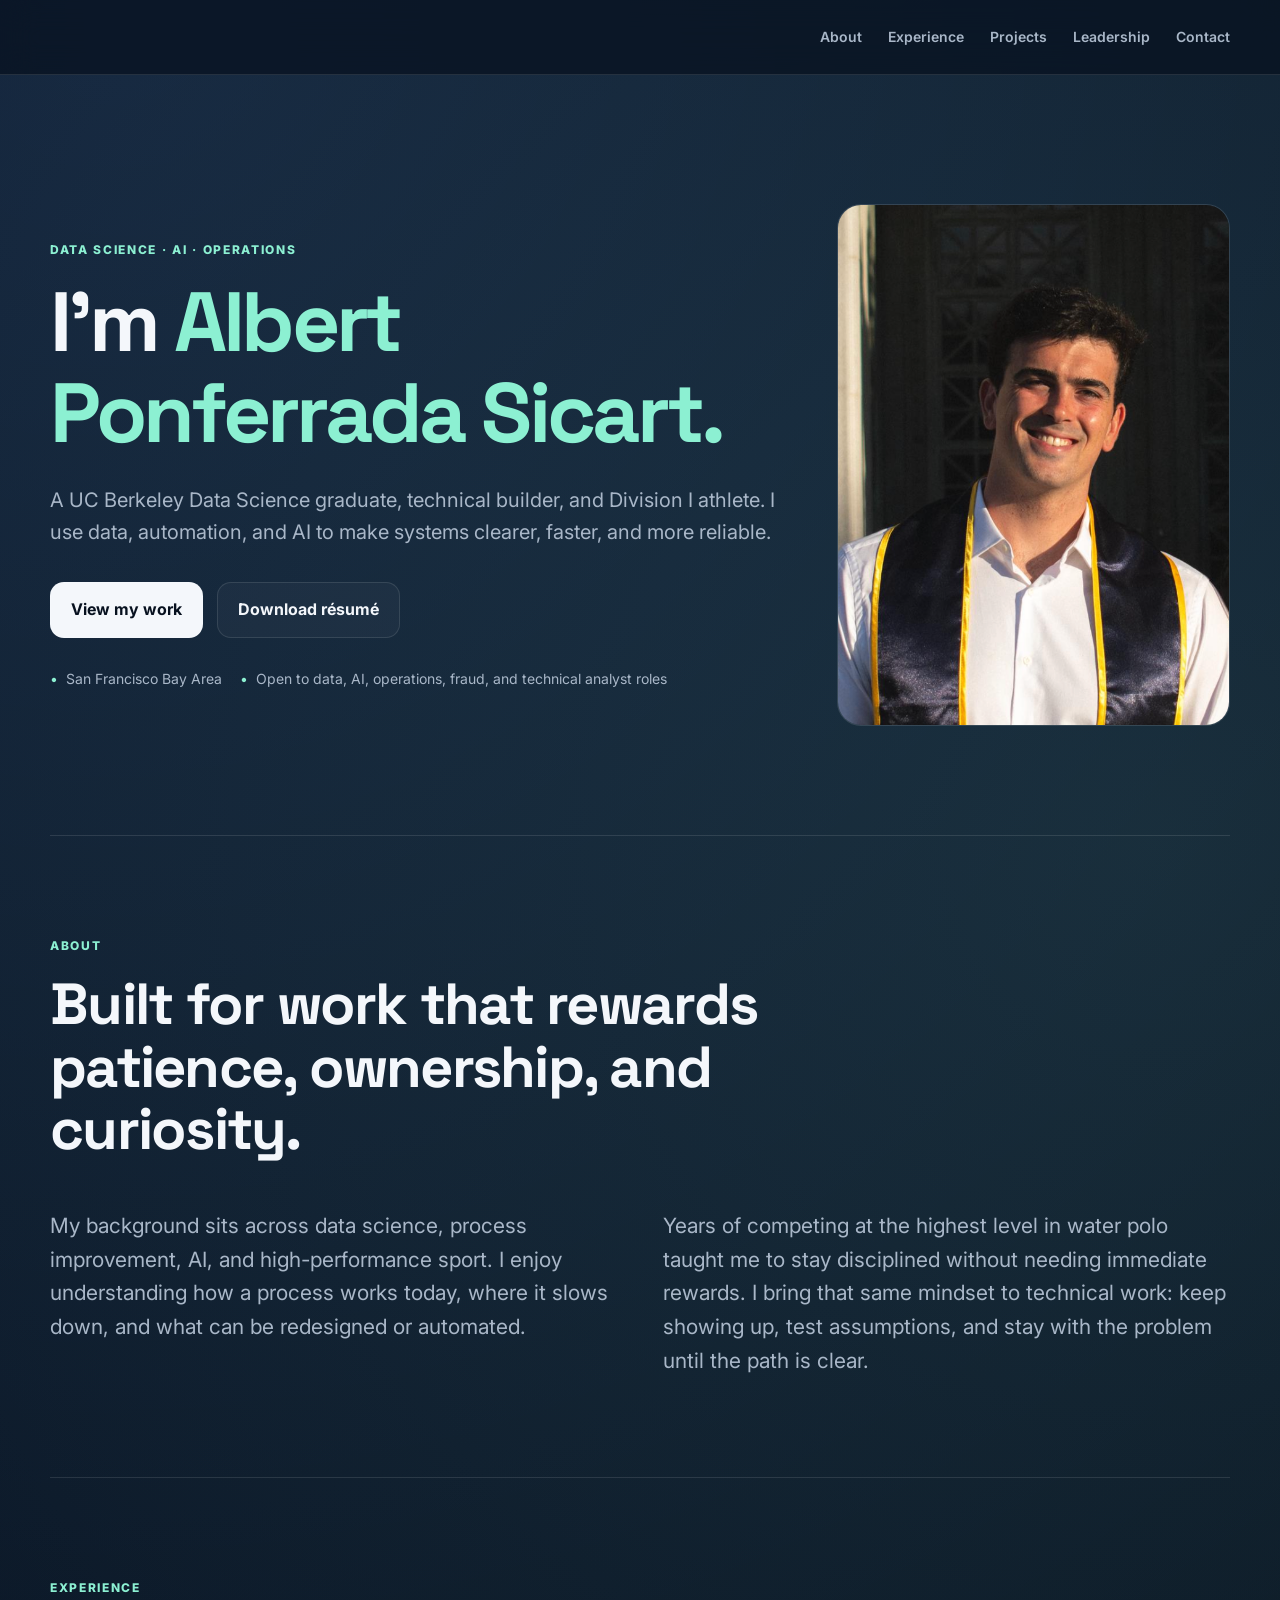
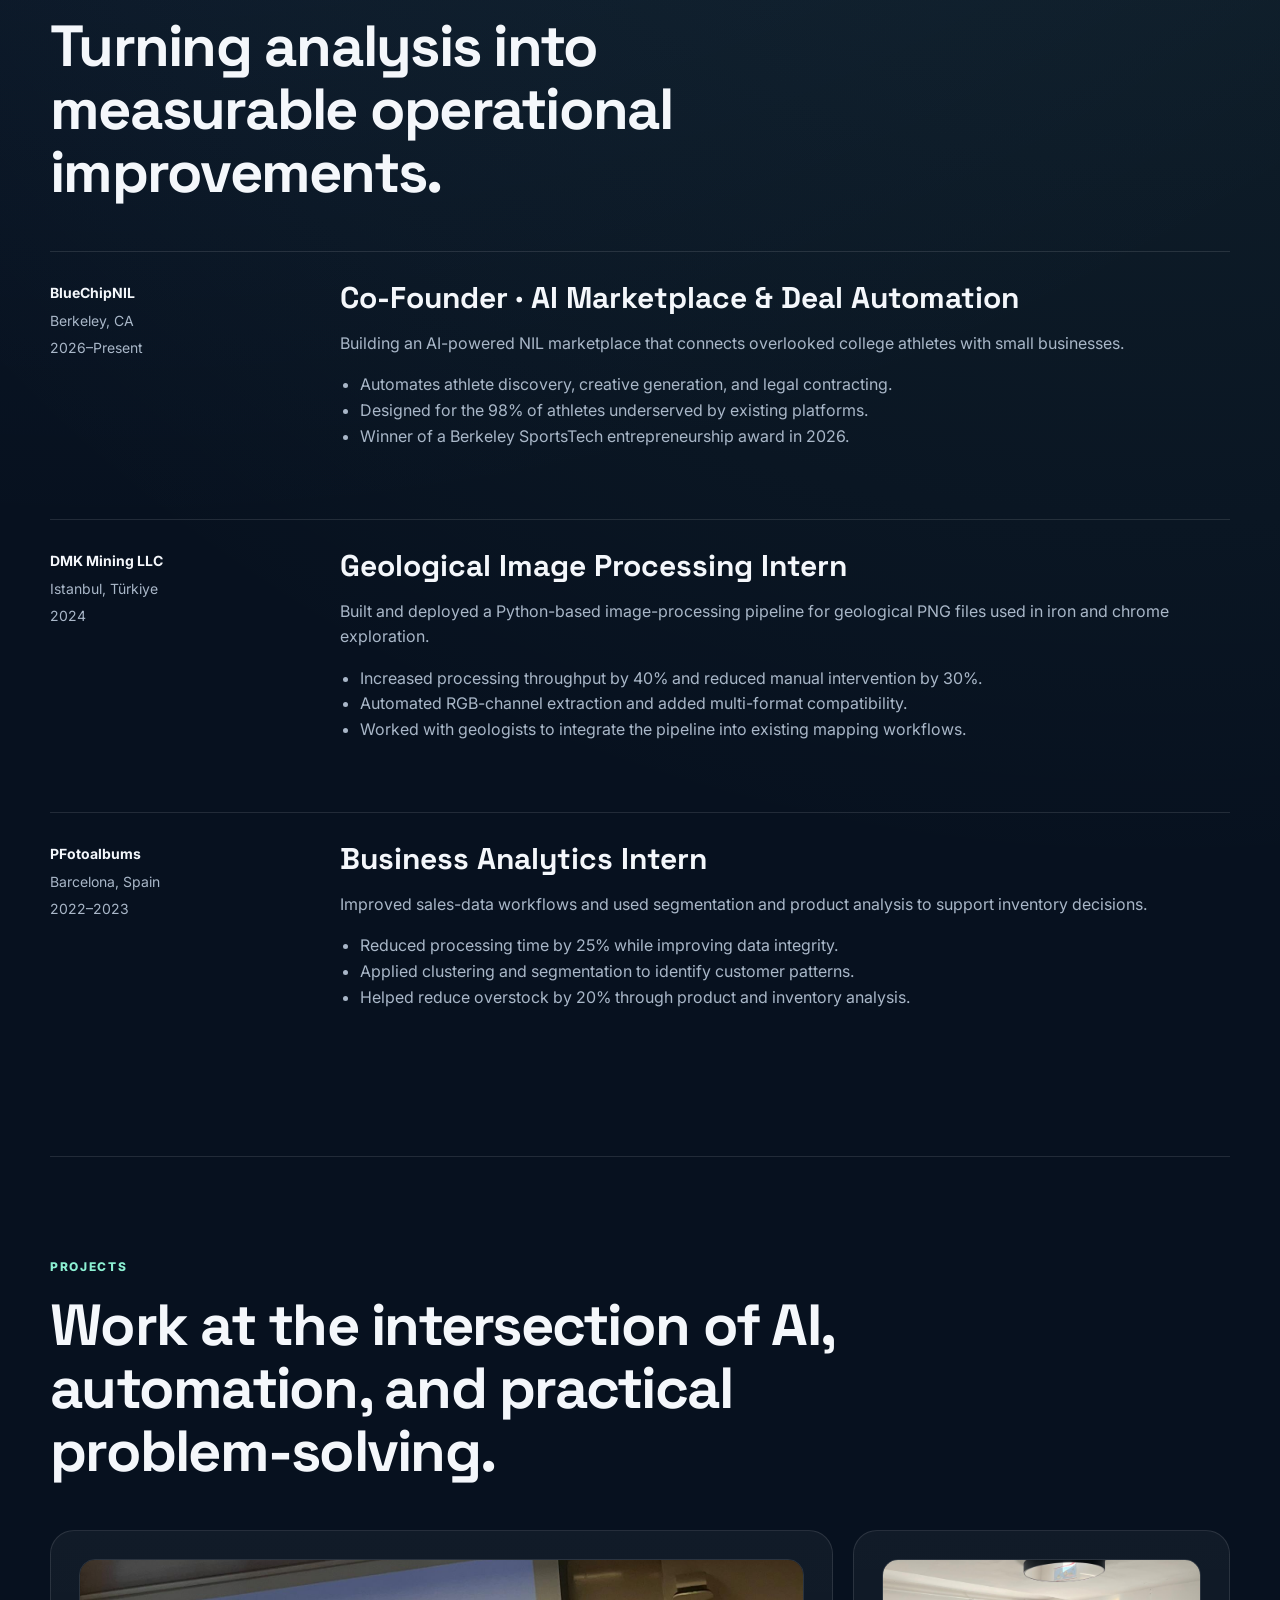
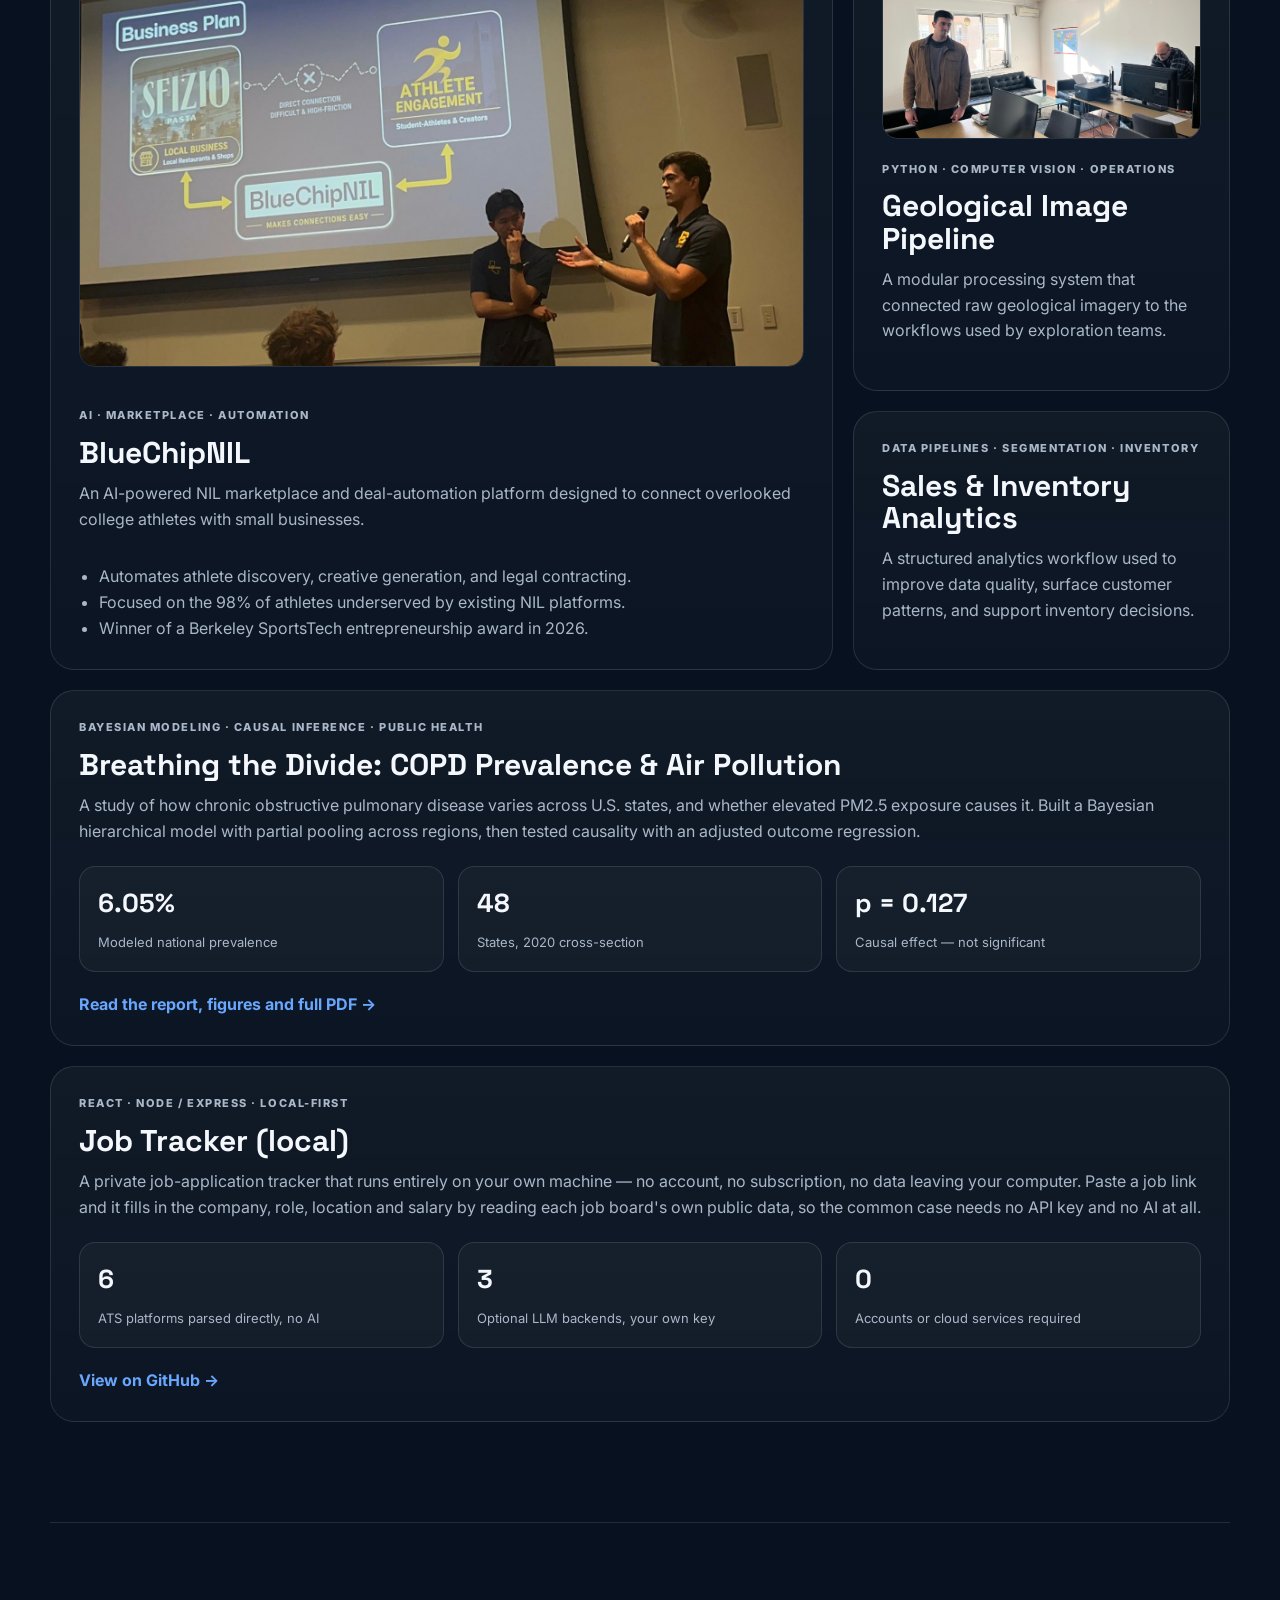
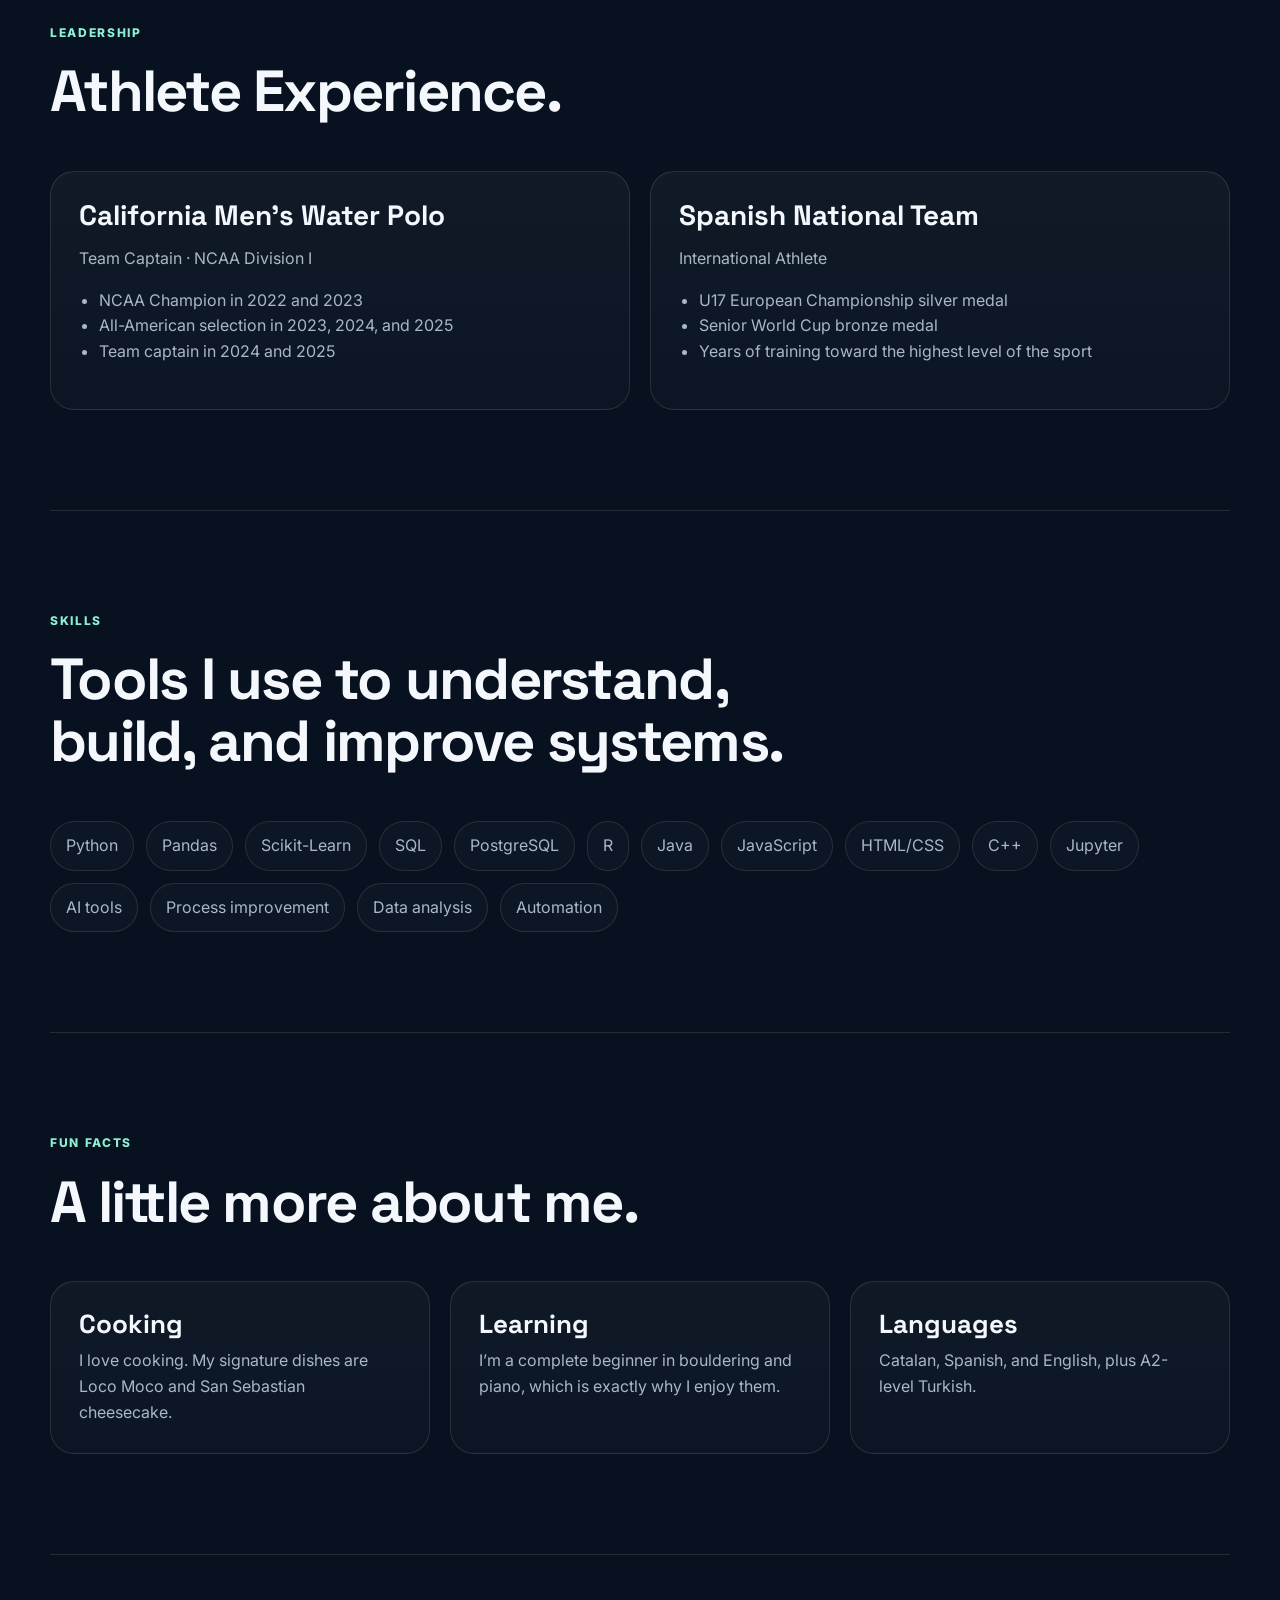
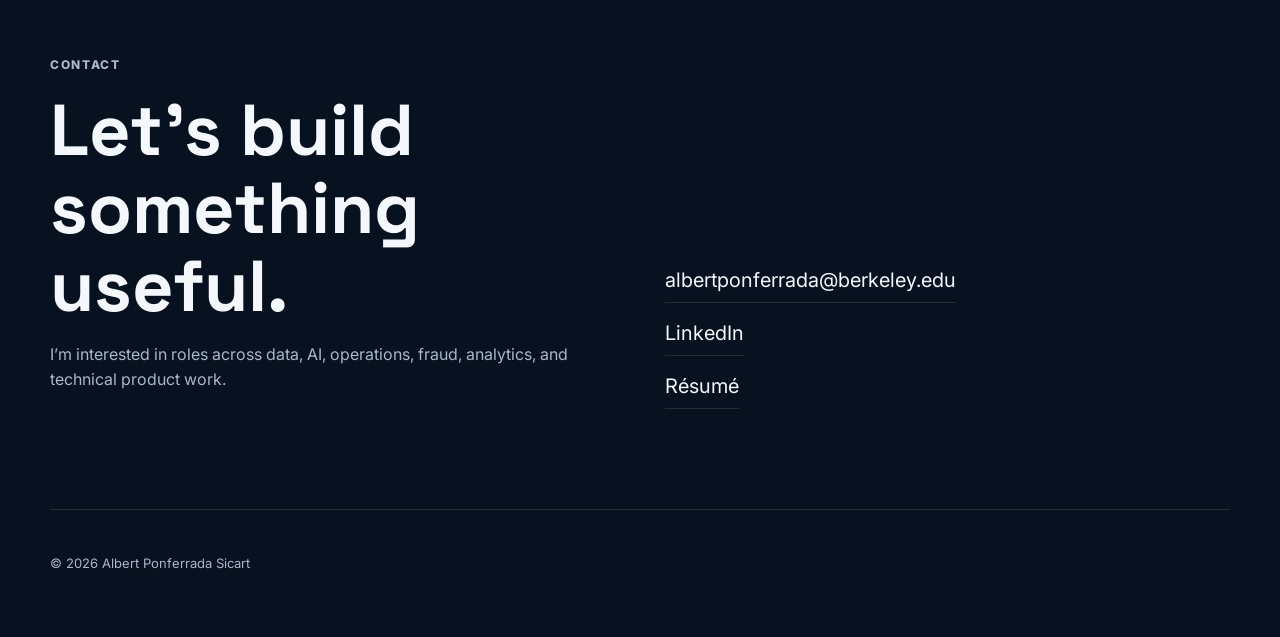
<file: index.html>
<!DOCTYPE html>
<html lang="en">
<head>
  <meta charset="UTF-8" />
  <meta name="viewport" content="width=device-width, initial-scale=1.0" />
  <meta name="description" content="Portfolio of Albert Ponferrada Sicart, UC Berkeley Data Science graduate, AI builder, analyst, and Division I athlete." />
  <title>Albert Ponferrada Sicart | Data, AI & Operations</title>
  <link rel="preconnect" href="https://fonts.googleapis.com">
  <link rel="preconnect" href="https://fonts.gstatic.com" crossorigin>
  <link href="https://fonts.googleapis.com/css2?family=Inter:wght@400;500;600;700;800&family=Space+Grotesk:wght@500;600;700&display=swap" rel="stylesheet">
  <link rel="stylesheet" href="styles.css" />
</head>
<body>
  <div class="site-shell">
    <header class="nav-wrap">
      <nav class="nav container">
        <button class="menu-toggle" aria-label="Open menu" aria-expanded="false">Menu</button>
        <div class="nav-links">
          <a href="#about">About</a>
          <a href="#experience">Experience</a>
          <a href="#projects">Projects</a>
          <a href="#leadership">Leadership</a>
          <a href="#contact">Contact</a>
        </div>
      </nav>
    </header>

    <main id="top">
      <section class="hero container">
        <div class="hero-copy">
          <p class="eyebrow">DATA SCIENCE · AI · OPERATIONS</p>
          <h1>I’m <span class="name-accent">Albert Ponferrada Sicart.</span></h1>
          <p class="hero-text">
            A UC Berkeley Data Science graduate, technical builder, and Division I athlete.
            I use data, automation, and AI to make systems clearer, faster, and more reliable.
          </p>
          <div class="hero-actions">
            <a class="button primary" href="#projects">View my work</a>
            <a class="button secondary" href="Albert_Ponferrada_Resume.pdf" target="_blank" rel="noopener">Download résumé</a>
          </div>
          <div class="hero-meta">
            <span>San Francisco Bay Area</span>
            <span>Open to data, AI, operations, fraud, and technical analyst roles</span>
          </div>
        </div>

        <aside class="hero-image-wrap"><img src="main.png" alt="Albert Ponferrada Sicart" class="hero-image" /></aside>
      </section>

      <section id="about" class="section container">
        <div class="section-heading">
          <p class="eyebrow">ABOUT</p>
          <h2>Built for work that rewards patience, ownership, and curiosity.</h2>
        </div>
        <div class="about-grid">
          <p>
            My background sits across data science, process improvement, AI, and high-performance sport.
            I enjoy understanding how a process works today, where it slows down, and what can be redesigned or automated.
          </p>
          <p>
            Years of competing at the highest level in water polo taught me to stay disciplined without needing immediate rewards.
            I bring that same mindset to technical work: keep showing up, test assumptions, and stay with the problem until the path is clear.
          </p>
        </div>
      </section>

      <section id="experience" class="section container">
        <div class="section-heading">
          <p class="eyebrow">EXPERIENCE</p>
          <h2>Turning analysis into measurable operational improvements.</h2>
        </div>

        <div class="timeline">
          <article class="timeline-item">
            <div class="timeline-meta">
              <span>BlueChipNIL</span>
              <span>Berkeley, CA</span>
              <span>2026–Present</span>
            </div>
            <div class="timeline-content">
              <h3>Co-Founder · AI Marketplace & Deal Automation</h3>
              <p>
                Building an AI-powered NIL marketplace that connects overlooked college athletes with small businesses.
              </p>
              <ul>
                <li>Automates athlete discovery, creative generation, and legal contracting.</li>
                <li>Designed for the 98% of athletes underserved by existing platforms.</li>
                <li>Winner of a Berkeley SportsTech entrepreneurship award in 2026.</li>
              </ul>
            </div>
          </article>
          <article class="timeline-item">
            <div class="timeline-meta">
              <span>DMK Mining LLC</span>
              <span>Istanbul, Türkiye</span>
              <span>2024</span>
            </div>
            <div class="timeline-content">
              <h3>Geological Image Processing Intern</h3>
              <p>
                Built and deployed a Python-based image-processing pipeline for geological PNG files used in iron and chrome exploration.
              </p>
              <ul>
                <li>Increased processing throughput by 40% and reduced manual intervention by 30%.</li>
                <li>Automated RGB-channel extraction and added multi-format compatibility.</li>
                <li>Worked with geologists to integrate the pipeline into existing mapping workflows.</li>
              </ul>
            </div>
          </article>

          <article class="timeline-item">
            <div class="timeline-meta">
              <span>PFotoalbums</span>
              <span>Barcelona, Spain</span>
              <span>2022–2023</span>
            </div>
            <div class="timeline-content">
              <h3>Business Analytics Intern</h3>
              <p>
                Improved sales-data workflows and used segmentation and product analysis to support inventory decisions.
              </p>
              <ul>
                <li>Reduced processing time by 25% while improving data integrity.</li>
                <li>Applied clustering and segmentation to identify customer patterns.</li>
                <li>Helped reduce overstock by 20% through product and inventory analysis.</li>
              </ul>
            </div>
          </article>
        </div>
      </section>

      <section id="projects" class="section container">
        <div class="section-heading">
          <p class="eyebrow">PROJECTS</p>
          <h2>Work at the intersection of AI, automation, and practical problem-solving.</h2>
        </div>

        <div class="project-grid">
          <article class="project-card featured">
            <img src="chip.jpeg" alt="BlueChipNIL project" class="project-image" />
            <div>
              <p class="project-kicker">AI · MARKETPLACE · AUTOMATION</p>
              <h3>BlueChipNIL</h3>
              <p>
                An AI-powered NIL marketplace and deal-automation platform designed to connect overlooked college athletes with small businesses.
              </p>
            </div>
            <ul>
              <li>Automates athlete discovery, creative generation, and legal contracting.</li>
              <li>Focused on the 98% of athletes underserved by existing NIL platforms.</li>
              <li>Winner of a Berkeley SportsTech entrepreneurship award in 2026.</li>
            </ul>
          </article>

          <article class="project-card">
            <img src="dmk.jpeg" alt="DMK geological image-processing project" class="project-image" />
            <p class="project-kicker">PYTHON · COMPUTER VISION · OPERATIONS</p>
            <h3>Geological Image Pipeline</h3>
            <p>
              A modular processing system that connected raw geological imagery to the workflows used by exploration teams.
            </p>
          </article>

          <article class="project-card project-card-text-only">
            <p class="project-kicker">DATA PIPELINES · SEGMENTATION · INVENTORY</p>
            <h3>Sales & Inventory Analytics</h3>
            <p>
              A structured analytics workflow used to improve data quality, surface customer patterns, and support inventory decisions.
            </p>
          </article>

          <a class="project-card project-card-wide" href="copd.html">
            <p class="project-kicker">BAYESIAN MODELING · CAUSAL INFERENCE · PUBLIC HEALTH</p>
            <h3>Breathing the Divide: COPD Prevalence &amp; Air Pollution</h3>
            <p>
              A study of how chronic obstructive pulmonary disease varies across U.S. states, and whether elevated
              PM2.5 exposure causes it. Built a Bayesian hierarchical model with partial pooling across regions,
              then tested causality with an adjusted outcome regression.
            </p>
            <div class="project-stats">
              <div><strong>6.05%</strong><span>Modeled national prevalence</span></div>
              <div><strong>48</strong><span>States, 2020 cross-section</span></div>
              <div><strong>p = 0.127</strong><span>Causal effect — not significant</span></div>
            </div>
            <span class="project-link">Read the report, figures and full PDF &rarr;</span>
          </a>

          <a class="project-card project-card-wide" href="https://github.com/albertponfe/job-tracker-local" target="_blank" rel="noopener">
            <p class="project-kicker">REACT · NODE / EXPRESS · LOCAL-FIRST</p>
            <h3>Job Tracker (local)</h3>
            <p>
              A private job-application tracker that runs entirely on your own machine — no account, no
              subscription, no data leaving your computer. Paste a job link and it fills in the company,
              role, location and salary by reading each job board's own public data, so the common case
              needs no API key and no AI at all.
            </p>
            <div class="project-stats">
              <div><strong>6</strong><span>ATS platforms parsed directly, no AI</span></div>
              <div><strong>3</strong><span>Optional LLM backends, your own key</span></div>
              <div><strong>0</strong><span>Accounts or cloud services required</span></div>
            </div>
            <span class="project-link">View on GitHub &rarr;</span>
          </a>
        </div>
      </section>

      <section id="leadership" class="section container">
        <div class="section-heading">
          <p class="eyebrow">LEADERSHIP</p>
          <h2>Athlete Experience.</h2>
        </div>

        <div class="leadership-grid">
          <article class="leadership-card">
            <h3>California Men’s Water Polo</h3>
            <p>Team Captain · NCAA Division I</p>
            <ul>
              <li>NCAA Champion in 2022 and 2023</li>
              <li>All-American selection in 2023, 2024, and 2025</li>
              <li>Team captain in 2024 and 2025</li>
            </ul>
          </article>

          <article class="leadership-card">
            <h3>Spanish National Team</h3>
            <p>International Athlete</p>
            <ul>
              <li>U17 European Championship silver medal</li>
              <li>Senior World Cup bronze medal</li>
              <li>Years of training toward the highest level of the sport</li>
            </ul>
          </article>
        </div>
      </section>

      <section class="section container skills-section">
        <div class="section-heading">
          <p class="eyebrow">SKILLS</p>
          <h2>Tools I use to understand, build, and improve systems.</h2>
        </div>
        <div class="skills-list">
          <span>Python</span><span>Pandas</span><span>Scikit-Learn</span><span>SQL</span>
          <span>PostgreSQL</span><span>R</span><span>Java</span><span>JavaScript</span>
          <span>HTML/CSS</span><span>C++</span><span>Jupyter</span><span>AI tools</span>
          <span>Process improvement</span><span>Data analysis</span><span>Automation</span>
        </div>
      </section>
      <section class="section container">
        <div class="section-heading">
          <p class="eyebrow">FUN FACTS</p>
          <h2>A little more about me.</h2>
        </div>
        <div class="fun-facts-grid">
          <article class="fun-fact-card">
            <h3>Cooking</h3>
            <p>I love cooking. My signature dishes are Loco Moco and San Sebastian cheesecake.</p>
          </article>
          <article class="fun-fact-card">
            <h3>Learning</h3>
            <p>I’m a complete beginner in bouldering and piano, which is exactly why I enjoy them.</p>
          </article>
          <article class="fun-fact-card">
            <h3>Languages</h3>
            <p>Catalan, Spanish, and English, plus A2-level Turkish.</p>
          </article>
        </div>
      </section>

      <section id="contact" class="section contact container">
        <div>
          <p class="eyebrow">CONTACT</p>
          <h2>Let’s build something useful.</h2>
          <p>
            I’m interested in roles across data, AI, operations, fraud, analytics, and technical product work.
          </p>
        </div>
        <div class="contact-links">
          <a href="mailto:albertponferrada@berkeley.edu">albertponferrada@berkeley.edu</a>
          <a href="https://www.linkedin.com/in/albert-ponferrada" target="_blank" rel="noopener">LinkedIn</a>
          <a href="Albert_Ponferrada_Resume.pdf" target="_blank" rel="noopener">Résumé</a>
        </div>
      </section>
    </main>

    <footer class="footer container">
      <p>© <span id="year"></span> Albert Ponferrada Sicart</p>
      
    </footer>
  </div>

  <script src="script.js"></script>
</body>
</html>
</file>
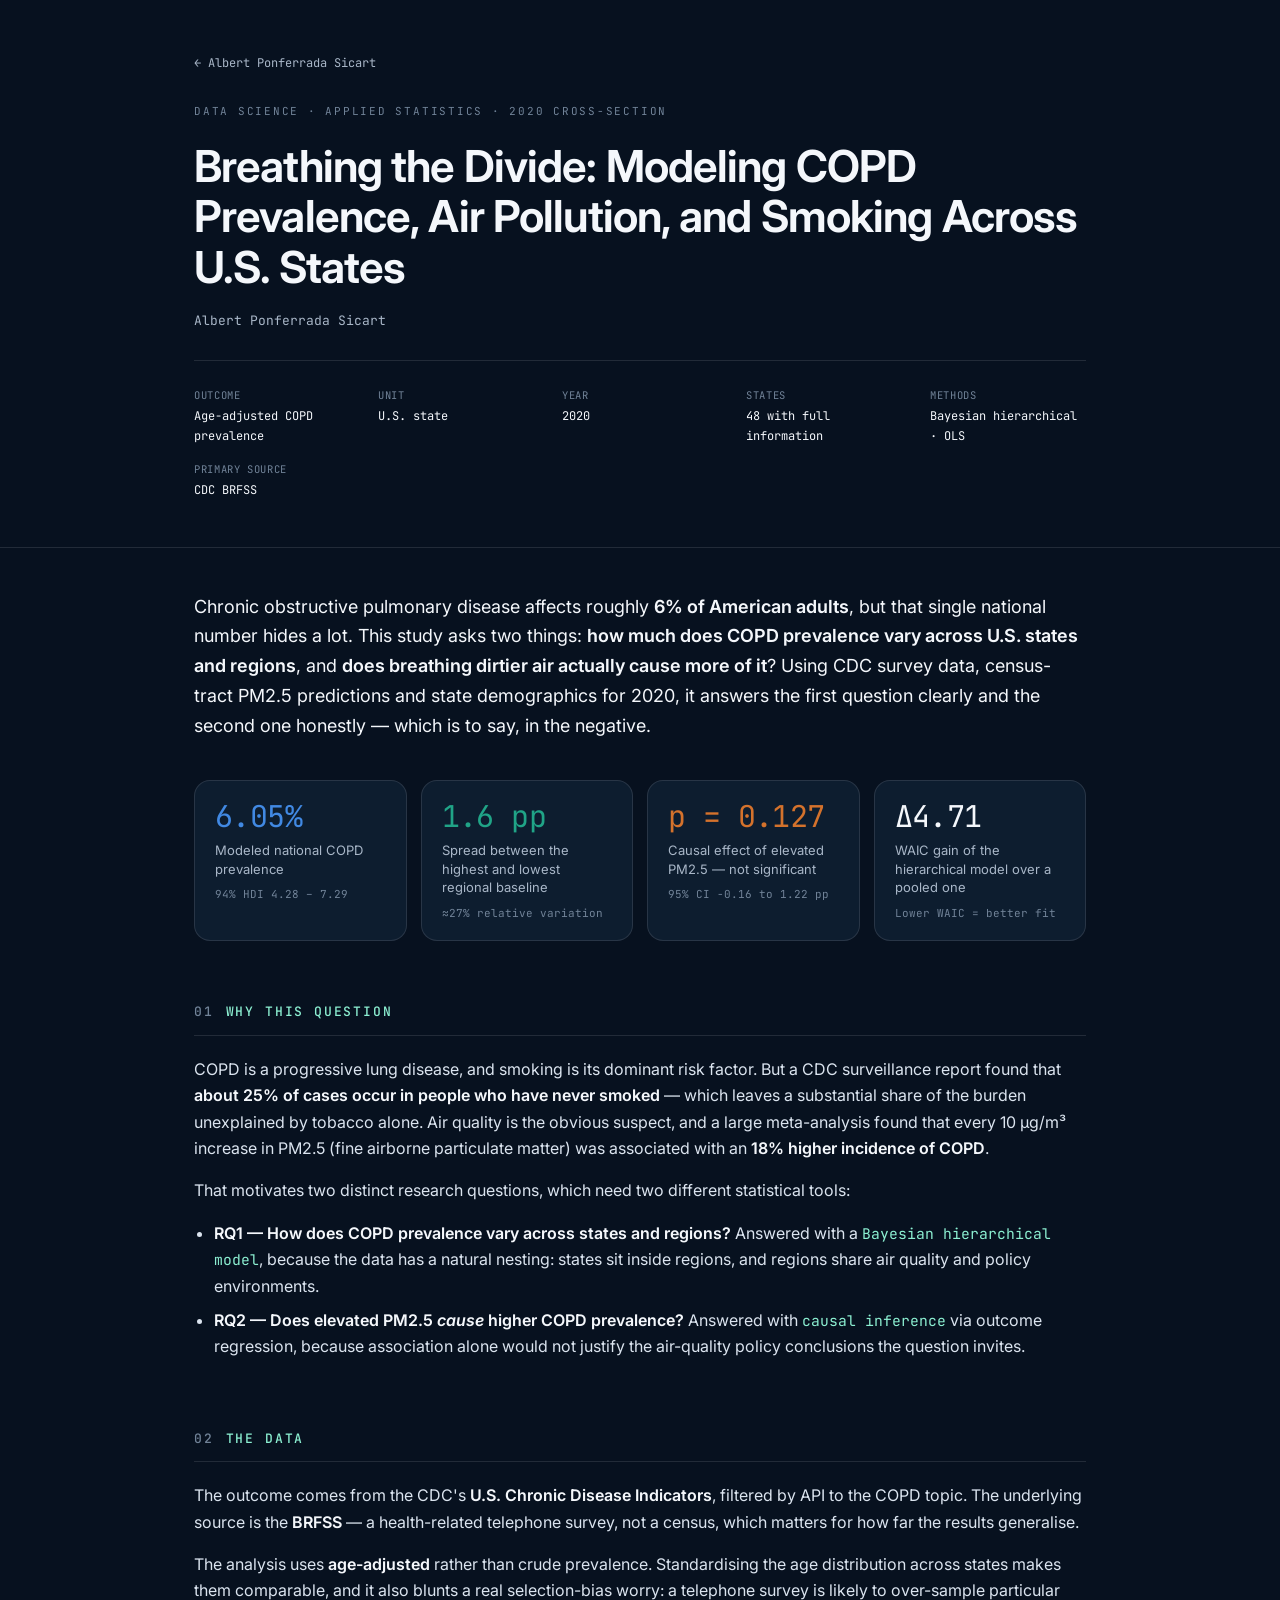
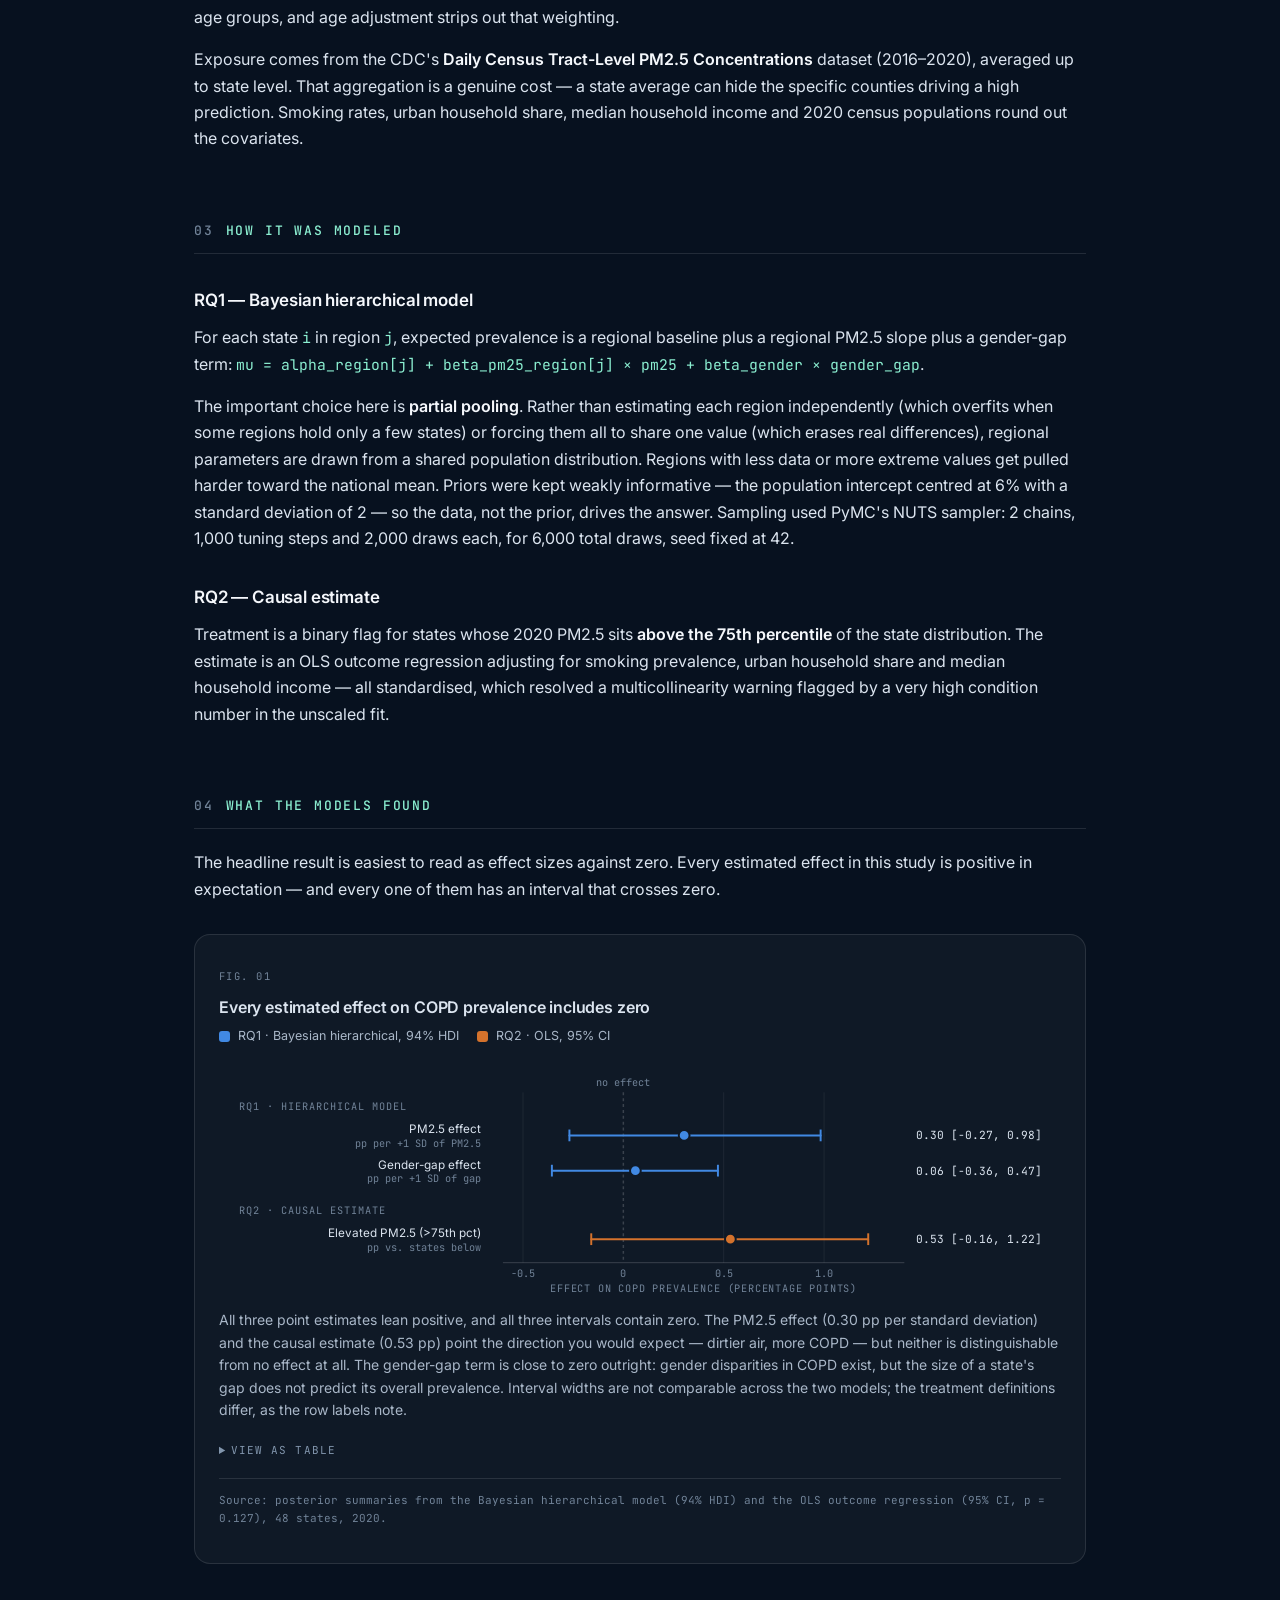
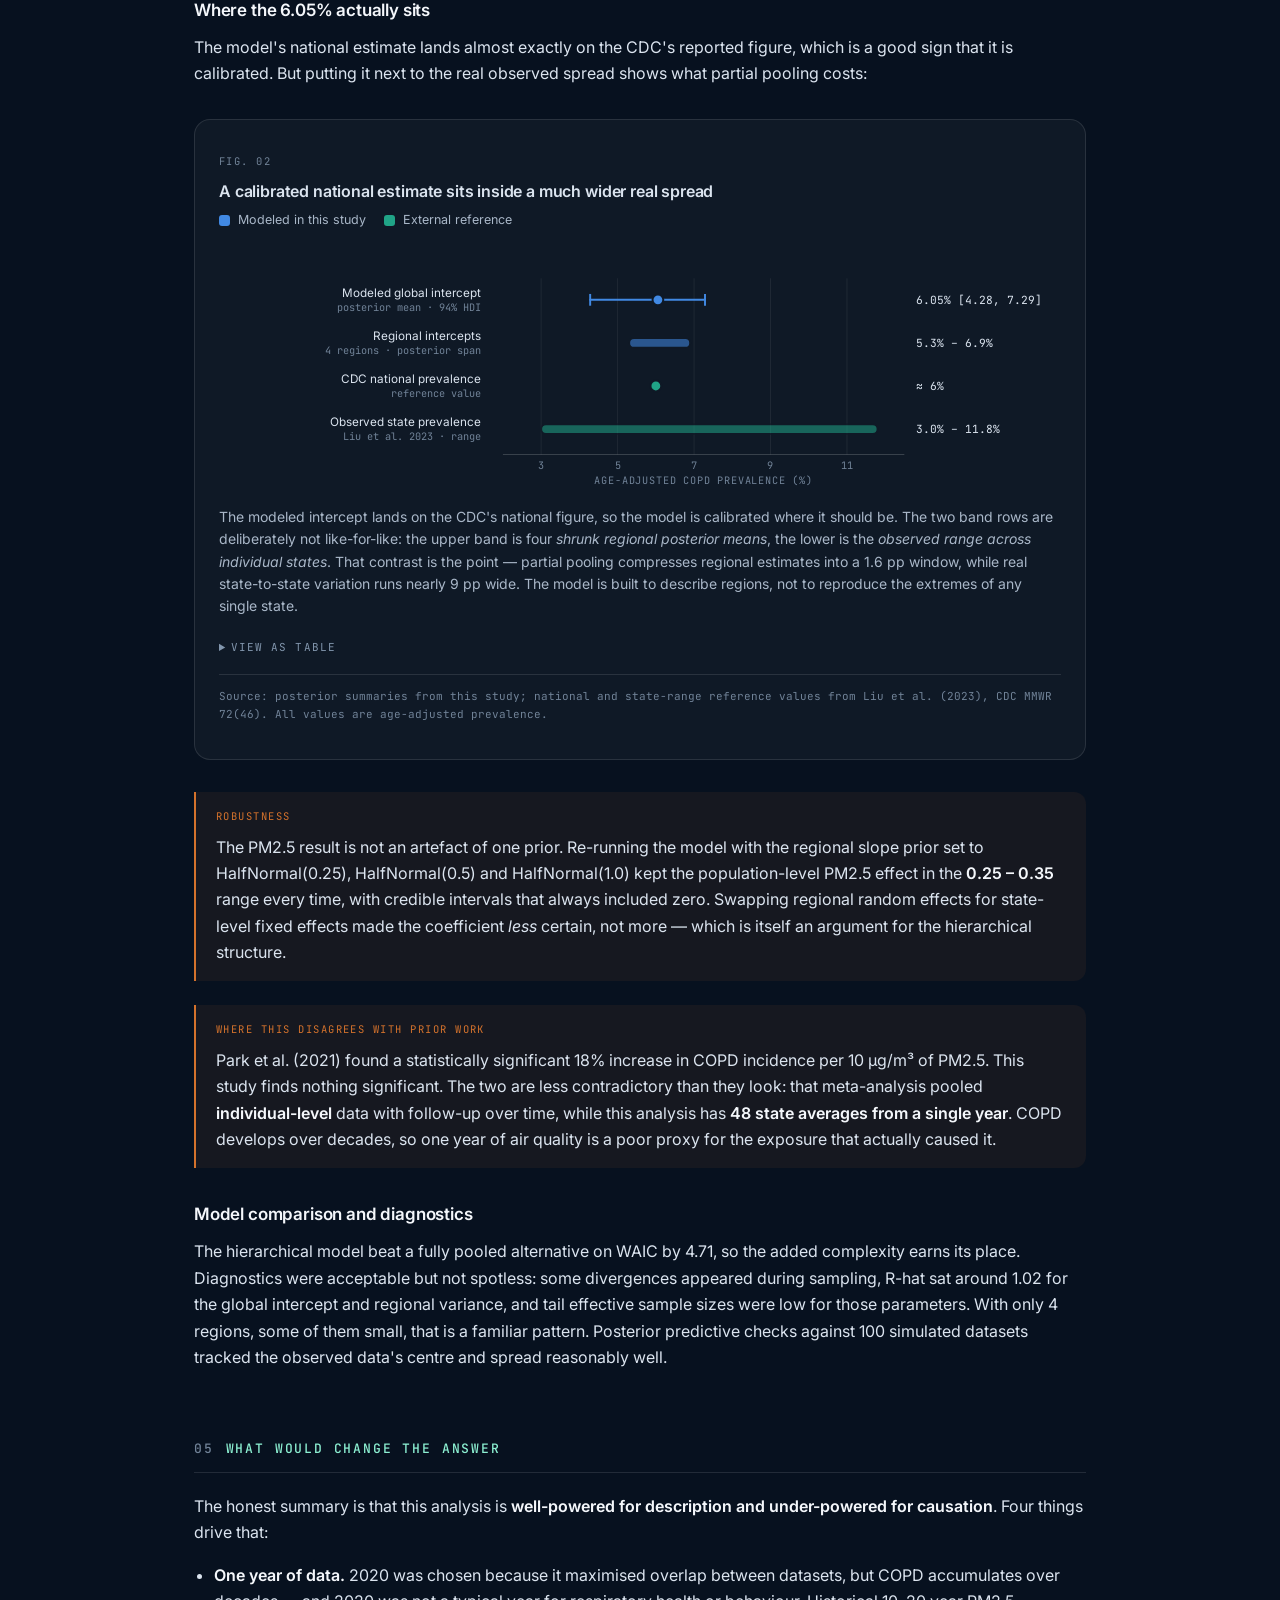
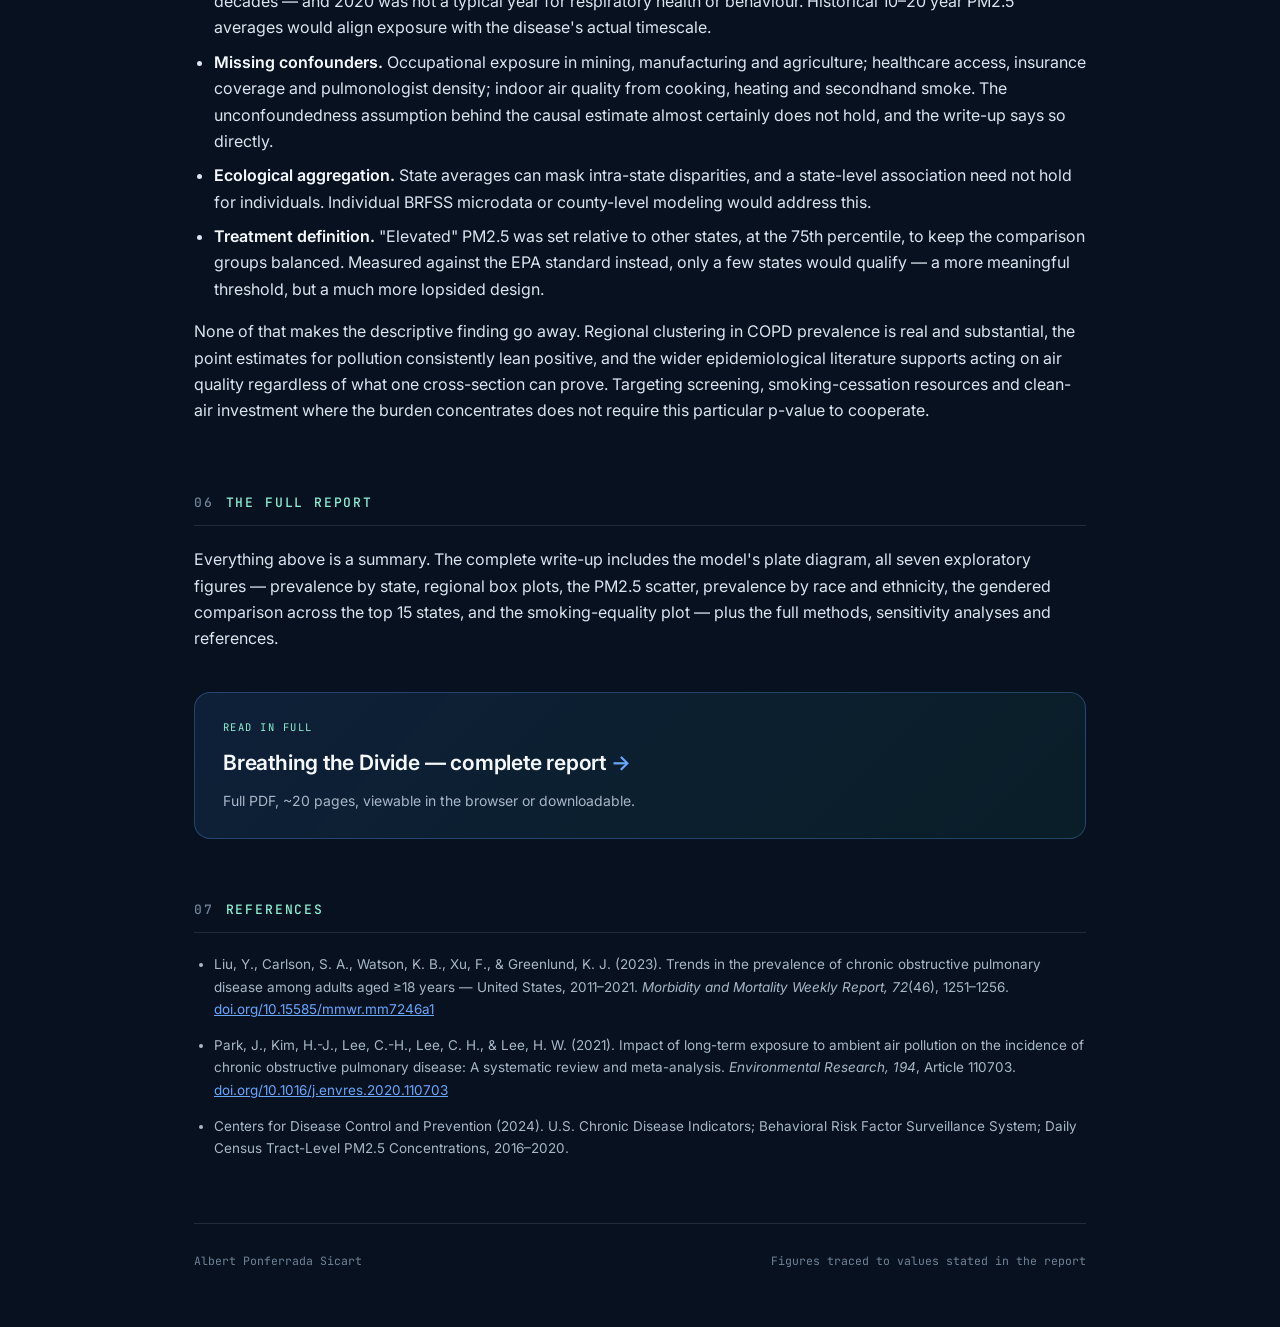
<file: copd.html>
<!DOCTYPE html>
<html lang="en">
<head>
<meta charset="utf-8">
<meta name="viewport" content="width=device-width, initial-scale=1">
<title>Breathing the Divide — COPD Prevalence, Air Pollution & Smoking Across U.S. States</title>
<meta name="description" content="A Bayesian hierarchical and causal-inference study of COPD prevalence, PM2.5 exposure and smoking across U.S. states in 2020. By Albert Ponferrada Sicart.">
<link rel="preconnect" href="https://fonts.googleapis.com">
<link rel="preconnect" href="https://fonts.gstatic.com" crossorigin>
<link href="https://fonts.googleapis.com/css2?family=Inter:wght@400;500;600;650&family=JetBrains+Mono:wght@400;500&display=swap" rel="stylesheet">
<link rel="stylesheet" href="copd.css">
</head>
<body>

<header class="masthead">
  <div class="wrap">
    <p class="site-back"><a href="index.html">&larr; Albert Ponferrada Sicart</a></p>
    <p class="eyebrow">Data Science · Applied Statistics · 2020 Cross-Section</p>
    <h1>Breathing the Divide: Modeling COPD Prevalence, Air Pollution, and Smoking Across U.S. States</h1>
    <p class="byline">Albert Ponferrada Sicart</p>
    <dl class="meta">
      <div><dt>Outcome</dt><dd>Age-adjusted COPD prevalence</dd></div>
      <div><dt>Unit</dt><dd>U.S. state</dd></div>
      <div><dt>Year</dt><dd>2020</dd></div>
      <div><dt>States</dt><dd>48 with full information</dd></div>
      <div><dt>Methods</dt><dd>Bayesian hierarchical · OLS</dd></div>
      <div><dt>Primary source</dt><dd>CDC BRFSS</dd></div>
    </dl>
  </div>
</header>

<main class="wrap">

  <section id="abstract" style="padding-top:44px">
    <p class="lede">
      Chronic obstructive pulmonary disease affects roughly <strong>6% of American adults</strong>, but that
      single national number hides a lot. This study asks two things: <strong>how much does COPD prevalence
      vary across U.S. states and regions</strong>, and <strong>does breathing dirtier air actually cause more
      of it</strong>? Using CDC survey data, census-tract PM2.5 predictions and state demographics for 2020, it
      answers the first question clearly and the second one honestly — which is to say, in the negative.
    </p>

    <div class="tiles">
      <div class="tile">
        <span class="n" style="color:var(--viz-1)">6.05%</span>
        <span class="l">Modeled national COPD prevalence</span>
        <span class="s">94% HDI 4.28 – 7.29</span>
      </div>
      <div class="tile">
        <span class="n" style="color:var(--viz-2)">1.6 pp</span>
        <span class="l">Spread between the highest and lowest regional baseline</span>
        <span class="s">≈27% relative variation</span>
      </div>
      <div class="tile">
        <span class="n" style="color:var(--viz-3)">p = 0.127</span>
        <span class="l">Causal effect of elevated PM2.5 — not significant</span>
        <span class="s">95% CI −0.16 to 1.22 pp</span>
      </div>
      <div class="tile">
        <span class="n">Δ4.71</span>
        <span class="l">WAIC gain of the hierarchical model over a pooled one</span>
        <span class="s">Lower WAIC = better fit</span>
      </div>
    </div>
  </section>

  <section id="background">
    <h2><span class="num">01</span>Why this question</h2>
    <p>
      COPD is a progressive lung disease, and smoking is its dominant risk factor. But a CDC surveillance
      report found that <strong>about 25% of cases occur in people who have never smoked</strong> — which
      leaves a substantial share of the burden unexplained by tobacco alone. Air quality is the obvious
      suspect, and a large meta-analysis found that every 10 µg/m³ increase in PM2.5 (fine airborne
      particulate matter) was associated with an <strong>18% higher incidence of COPD</strong>.
    </p>
    <p>That motivates two distinct research questions, which need two different statistical tools:</p>
    <ul>
      <li>
        <strong>RQ1 — How does COPD prevalence vary across states and regions?</strong> Answered with a
        <em class="term">Bayesian hierarchical model</em>, because the data has a natural nesting: states sit
        inside regions, and regions share air quality and policy environments.
      </li>
      <li>
        <strong>RQ2 — Does elevated PM2.5 <em>cause</em> higher COPD prevalence?</strong> Answered with
        <em class="term">causal inference</em> via outcome regression, because association alone would not
        justify the air-quality policy conclusions the question invites.
      </li>
    </ul>
  </section>

  <section id="data">
    <h2><span class="num">02</span>The data</h2>
    <p>
      The outcome comes from the CDC's <strong>U.S. Chronic Disease Indicators</strong>, filtered by API to
      the COPD topic. The underlying source is the <strong>BRFSS</strong> — a health-related telephone survey,
      not a census, which matters for how far the results generalise.
    </p>
    <p>
      The analysis uses <strong>age-adjusted</strong> rather than crude prevalence. Standardising the age
      distribution across states makes them comparable, and it also blunts a real selection-bias worry: a
      telephone survey is likely to over-sample particular age groups, and age adjustment strips out that
      weighting.
    </p>
    <p>
      Exposure comes from the CDC's <strong>Daily Census Tract-Level PM2.5 Concentrations</strong> dataset
      (2016–2020), averaged up to state level. That aggregation is a genuine cost — a state average can hide
      the specific counties driving a high prediction. Smoking rates, urban household share, median household
      income and 2020 census populations round out the covariates.
    </p>
  </section>

  <section id="method">
    <h2><span class="num">03</span>How it was modeled</h2>

    <h3>RQ1 — Bayesian hierarchical model</h3>
    <p>
      For each state <em class="term">i</em> in region <em class="term">j</em>, expected prevalence is a
      regional baseline plus a regional PM2.5 slope plus a gender-gap term:
      <em class="term">mu = alpha_region[j] + beta_pm25_region[j] × pm25 + beta_gender × gender_gap</em>.
    </p>
    <p>
      The important choice here is <strong>partial pooling</strong>. Rather than estimating each region
      independently (which overfits when some regions hold only a few states) or forcing them all to share one
      value (which erases real differences), regional parameters are drawn from a shared population
      distribution. Regions with less data or more extreme values get pulled harder toward the national mean.
      Priors were kept weakly informative — the population intercept centred at 6% with a standard deviation of
      2 — so the data, not the prior, drives the answer. Sampling used PyMC's NUTS sampler: 2 chains,
      1,000 tuning steps and 2,000 draws each, for 6,000 total draws, seed fixed at 42.
    </p>

    <h3>RQ2 — Causal estimate</h3>
    <p>
      Treatment is a binary flag for states whose 2020 PM2.5 sits <strong>above the 75th percentile</strong> of
      the state distribution. The estimate is an OLS outcome regression adjusting for smoking prevalence, urban
      household share and median household income — all standardised, which resolved a multicollinearity
      warning flagged by a very high condition number in the unscaled fit.
    </p>
  </section>

  <section id="findings">
    <h2><span class="num">04</span>What the models found</h2>

    <p>
      The headline result is easiest to read as effect sizes against zero. Every estimated effect in this study
      is positive in expectation — and every one of them has an interval that crosses zero.
    </p>

    <figure>
      <div class="fig-head">
        <span class="fig-id">Fig. 01</span>
        <p class="fig-title">Every estimated effect on COPD prevalence includes zero</p>
      </div>

      <div class="legend">
        <span><i style="background:var(--viz-1)"></i>RQ1 · Bayesian hierarchical, 94% HDI</span>
        <span><i style="background:var(--viz-3)"></i>RQ2 · OLS, 95% CI</span>
      </div>

      <div class="chart">
        <svg viewBox="0 0 860 240" role="img" aria-label="Interval plot of three estimated effects on COPD prevalence in percentage points. The PM2.5 effect is 0.303 with interval negative 0.269 to 0.983; the gender-gap effect is 0.060 with interval negative 0.356 to 0.471; the elevated-PM2.5 causal effect is 0.533 with interval negative 0.16 to 1.22. All three intervals cross zero.">

          <!-- grid -->
          <line x1="310.5" y1="32" x2="310.5" y2="206" stroke="var(--viz-grid)" stroke-width="1"/>
          <line x1="515.5" y1="32" x2="515.5" y2="206" stroke="var(--viz-grid)" stroke-width="1"/>
          <line x1="618"   y1="32" x2="618"   y2="206" stroke="var(--viz-grid)" stroke-width="1"/>

          <!-- zero reference -->
          <line x1="413" y1="32" x2="413" y2="206" stroke="var(--viz-axis)" stroke-width="1.5" stroke-dasharray="3 3"/>
          <text class="sub" x="413" y="26" text-anchor="middle">no effect</text>

          <!-- RQ1 group -->
          <text class="grp" x="20" y="50">RQ1 · HIERARCHICAL MODEL</text>

          <g class="row-hit">
            <rect class="hit-bg" x="14" y="60" width="832" height="32" rx="6"/>
            <title>PM2.5 effect — posterior mean 0.303 pp per +1 SD; 94% HDI [−0.269, 0.983]. Crosses zero.</title>
            <text class="lab" x="268" y="74" text-anchor="end">PM2.5 effect</text>
            <text class="sub" x="268" y="88" text-anchor="end">pp per +1 SD of PM2.5</text>
            <line x1="357.9" y1="76" x2="614.5" y2="76" stroke="var(--viz-1)" stroke-width="2" stroke-linecap="round"/>
            <line x1="357.9" y1="70" x2="357.9" y2="82" stroke="var(--viz-1)" stroke-width="2"/>
            <line x1="614.5" y1="70" x2="614.5" y2="82" stroke="var(--viz-1)" stroke-width="2"/>
            <circle cx="475.1" cy="76" r="5.5" fill="var(--viz-1)" stroke="var(--viz-surface)" stroke-width="2"/>
            <text class="val" x="712" y="80">0.30 [−0.27, 0.98]</text>
          </g>

          <g class="row-hit">
            <rect class="hit-bg" x="14" y="96" width="832" height="32" rx="6"/>
            <title>Gender-gap effect — posterior mean 0.060 pp per +1 SD; 94% HDI [−0.356, 0.471]. Crosses zero.</title>
            <text class="lab" x="268" y="110" text-anchor="end">Gender-gap effect</text>
            <text class="sub" x="268" y="124" text-anchor="end">pp per +1 SD of gap</text>
            <line x1="340" y1="112" x2="509.6" y2="112" stroke="var(--viz-1)" stroke-width="2" stroke-linecap="round"/>
            <line x1="340" y1="106" x2="340" y2="118" stroke="var(--viz-1)" stroke-width="2"/>
            <line x1="509.6" y1="106" x2="509.6" y2="118" stroke="var(--viz-1)" stroke-width="2"/>
            <circle cx="425.3" cy="112" r="5.5" fill="var(--viz-1)" stroke="var(--viz-surface)" stroke-width="2"/>
            <text class="val" x="712" y="116">0.06 [−0.36, 0.47]</text>
          </g>

          <!-- RQ2 group -->
          <text class="grp" x="20" y="156">RQ2 · CAUSAL ESTIMATE</text>

          <g class="row-hit">
            <rect class="hit-bg" x="14" y="166" width="832" height="32" rx="6"/>
            <title>Elevated PM2.5 (above the 75th percentile) — estimated treatment effect 0.533 pp, SE 0.343; 95% CI [−0.16, 1.22]; p = 0.127. Crosses zero.</title>
            <text class="lab" x="268" y="180" text-anchor="end">Elevated PM2.5 (&gt;75th pct)</text>
            <text class="sub" x="268" y="194" text-anchor="end">pp vs. states below</text>
            <line x1="380.2" y1="182" x2="663.1" y2="182" stroke="var(--viz-3)" stroke-width="2" stroke-linecap="round"/>
            <line x1="380.2" y1="176" x2="380.2" y2="188" stroke="var(--viz-3)" stroke-width="2"/>
            <line x1="663.1" y1="176" x2="663.1" y2="188" stroke="var(--viz-3)" stroke-width="2"/>
            <circle cx="522.3" cy="182" r="5.5" fill="var(--viz-3)" stroke="var(--viz-surface)" stroke-width="2"/>
            <text class="val" x="712" y="186">0.53 [−0.16, 1.22]</text>
          </g>

          <!-- axis -->
          <line x1="290" y1="206" x2="700" y2="206" stroke="var(--viz-axis)" stroke-width="1"/>
          <text class="tick" x="310.5" y="221" text-anchor="middle">−0.5</text>
          <text class="tick" x="413"   y="221" text-anchor="middle">0</text>
          <text class="tick" x="515.5" y="221" text-anchor="middle">0.5</text>
          <text class="tick" x="618"   y="221" text-anchor="middle">1.0</text>
          <text class="axttl" x="495" y="236" text-anchor="middle">EFFECT ON COPD PREVALENCE (PERCENTAGE POINTS)</text>
        </svg>
      </div>

      <figcaption>
        All three point estimates lean positive, and all three intervals contain zero. The PM2.5 effect
        (0.30 pp per standard deviation) and the causal estimate (0.53 pp) point the direction you would
        expect — dirtier air, more COPD — but neither is distinguishable from no effect at all. The gender-gap
        term is close to zero outright: gender disparities in COPD exist, but the size of a state's gap does
        not predict its overall prevalence. Interval widths are not comparable across the two models; the
        treatment definitions differ, as the row labels note.
      </figcaption>

      <details class="twin">
        <summary>View as table</summary>
        <table>
          <thead>
            <tr><th>Parameter</th><th>Model</th><th class="num">Mean</th><th class="num">SD</th><th class="num">Lower</th><th class="num">Upper</th></tr>
          </thead>
          <tbody>
            <tr><td>Global intercept (%)</td><td>Hierarchical</td><td class="num">6.054</td><td class="num">0.688</td><td class="num">4.282</td><td class="num">7.285</td></tr>
            <tr><td>PM2.5 effect (pp / SD)</td><td>Hierarchical</td><td class="num">0.303</td><td class="num">0.330</td><td class="num">−0.269</td><td class="num">0.983</td></tr>
            <tr><td>Gender-gap effect (pp / SD)</td><td>Hierarchical</td><td class="num">0.060</td><td class="num">0.225</td><td class="num">−0.356</td><td class="num">0.471</td></tr>
            <tr><td>Regional variation (σ)</td><td>Hierarchical</td><td class="num">0.976</td><td class="num">0.465</td><td class="num">—</td><td class="num">—</td></tr>
            <tr><td>Elevated PM2.5 (pp)</td><td>OLS</td><td class="num">0.533</td><td class="num">0.343</td><td class="num">−0.16</td><td class="num">1.22</td></tr>
          </tbody>
        </table>
      </details>

      <p class="src">
        Source: posterior summaries from the Bayesian hierarchical model (94% HDI) and the OLS outcome
        regression (95% CI, p = 0.127), 48 states, 2020.
      </p>
    </figure>

    <h3>Where the 6.05% actually sits</h3>
    <p>
      The model's national estimate lands almost exactly on the CDC's reported figure, which is a good sign
      that it is calibrated. But putting it next to the real observed spread shows what partial pooling costs:
    </p>

    <figure>
      <div class="fig-head">
        <span class="fig-id">Fig. 02</span>
        <p class="fig-title">A calibrated national estimate sits inside a much wider real spread</p>
      </div>

      <div class="legend">
        <span><i style="background:var(--viz-1)"></i>Modeled in this study</span>
        <span><i style="background:var(--viz-2)"></i>External reference</span>
      </div>

      <div class="chart">
        <svg viewBox="0 0 860 252" role="img" aria-label="Range chart of COPD prevalence in percent. The modeled global intercept is 6.05 percent with a 94 percent interval of 4.28 to 7.29. Posterior regional intercepts span 5.3 to 6.9 percent. The CDC national reference is about 6 percent. Observed state prevalence reported by Liu and colleagues spans 3.0 to 11.8 percent.">

          <!-- grid -->
          <line x1="329"   y1="34" x2="329"   y2="214" stroke="var(--viz-grid)" stroke-width="1"/>
          <line x1="407.1" y1="34" x2="407.1" y2="214" stroke="var(--viz-grid)" stroke-width="1"/>
          <line x1="485.2" y1="34" x2="485.2" y2="214" stroke="var(--viz-grid)" stroke-width="1"/>
          <line x1="563.3" y1="34" x2="563.3" y2="214" stroke="var(--viz-grid)" stroke-width="1"/>
          <line x1="641.4" y1="34" x2="641.4" y2="214" stroke="var(--viz-grid)" stroke-width="1"/>

          <g class="row-hit">
            <rect class="hit-bg" x="14" y="37" width="832" height="38" rx="6"/>
            <title>Modeled global intercept — posterior mean 6.054%, 94% HDI [4.282%, 7.285%].</title>
            <text class="lab" x="268" y="53" text-anchor="end">Modeled global intercept</text>
            <text class="sub" x="268" y="67" text-anchor="end">posterior mean · 94% HDI</text>
            <line x1="379.1" y1="56" x2="496.4" y2="56" stroke="var(--viz-1)" stroke-width="2" stroke-linecap="round"/>
            <line x1="379.1" y1="50" x2="379.1" y2="62" stroke="var(--viz-1)" stroke-width="2"/>
            <line x1="496.4" y1="50" x2="496.4" y2="62" stroke="var(--viz-1)" stroke-width="2"/>
            <circle cx="448.3" cy="56" r="5.5" fill="var(--viz-1)" stroke="var(--viz-surface)" stroke-width="2"/>
            <text class="val" x="712" y="60">6.05% [4.28, 7.29]</text>
          </g>

          <g class="row-hit">
            <rect class="hit-bg" x="14" y="81" width="832" height="38" rx="6"/>
            <title>Posterior regional intercepts — 4 regions, spanning roughly 5.3% to 6.9%, a difference of about 1.6 percentage points.</title>
            <text class="lab" x="268" y="97" text-anchor="end">Regional intercepts</text>
            <text class="sub" x="268" y="111" text-anchor="end">4 regions · posterior span</text>
            <rect x="418.9" y="95" width="62.4" height="10" rx="5" fill="var(--viz-1)" opacity="0.55" stroke="var(--viz-surface)" stroke-width="2"/>
            <text class="val" x="712" y="104">5.3% – 6.9%</text>
          </g>

          <g class="row-hit">
            <rect class="hit-bg" x="14" y="125" width="832" height="38" rx="6"/>
            <title>CDC reported national COPD prevalence — approximately 6%.</title>
            <text class="lab" x="268" y="141" text-anchor="end">CDC national prevalence</text>
            <text class="sub" x="268" y="155" text-anchor="end">reference value</text>
            <circle cx="446.2" cy="144" r="5.5" fill="var(--viz-2)" stroke="var(--viz-surface)" stroke-width="2"/>
            <text class="val" x="712" y="148">≈ 6%</text>
          </g>

          <g class="row-hit">
            <rect class="hit-bg" x="14" y="169" width="832" height="38" rx="6"/>
            <title>Observed state-level COPD prevalence reported by Liu et al. (2023) — ranging from 3.0% to 11.8%.</title>
            <text class="lab" x="268" y="185" text-anchor="end">Observed state prevalence</text>
            <text class="sub" x="268" y="199" text-anchor="end">Liu et al. 2023 · range</text>
            <rect x="329" y="183" width="343.7" height="10" rx="5" fill="var(--viz-2)" opacity="0.55" stroke="var(--viz-surface)" stroke-width="2"/>
            <text class="val" x="712" y="192">3.0% – 11.8%</text>
          </g>

          <!-- axis -->
          <line x1="290" y1="214" x2="700" y2="214" stroke="var(--viz-axis)" stroke-width="1"/>
          <text class="tick" x="329"   y="229" text-anchor="middle">3</text>
          <text class="tick" x="407.1" y="229" text-anchor="middle">5</text>
          <text class="tick" x="485.2" y="229" text-anchor="middle">7</text>
          <text class="tick" x="563.3" y="229" text-anchor="middle">9</text>
          <text class="tick" x="641.4" y="229" text-anchor="middle">11</text>
          <text class="axttl" x="495" y="244" text-anchor="middle">AGE-ADJUSTED COPD PREVALENCE (%)</text>
        </svg>
      </div>

      <figcaption>
        The modeled intercept lands on the CDC's national figure, so the model is calibrated where it should
        be. The two band rows are deliberately not like-for-like: the upper band is four <em>shrunk regional
        posterior means</em>, the lower is the <em>observed range across individual states</em>. That contrast
        is the point — partial pooling compresses regional estimates into a 1.6 pp window, while real
        state-to-state variation runs nearly 9 pp wide. The model is built to describe regions, not to
        reproduce the extremes of any single state.
      </figcaption>

      <details class="twin">
        <summary>View as table</summary>
        <table>
          <thead>
            <tr><th>Quantity</th><th>Kind</th><th class="num">Point</th><th class="num">Lower</th><th class="num">Upper</th></tr>
          </thead>
          <tbody>
            <tr><td>Modeled global intercept</td><td>Posterior, 94% HDI</td><td class="num">6.054</td><td class="num">4.282</td><td class="num">7.285</td></tr>
            <tr><td>Regional intercepts (4 regions)</td><td>Posterior span</td><td class="num">—</td><td class="num">≈5.3</td><td class="num">≈6.9</td></tr>
            <tr><td>CDC national prevalence</td><td>Reference</td><td class="num">≈6.0</td><td class="num">—</td><td class="num">—</td></tr>
            <tr><td>Observed state prevalence</td><td>Reported range</td><td class="num">—</td><td class="num">3.0</td><td class="num">11.8</td></tr>
          </tbody>
        </table>
      </details>

      <p class="src">
        Source: posterior summaries from this study; national and state-range reference values from
        Liu et al. (2023), CDC MMWR 72(46). All values are age-adjusted prevalence.
      </p>
    </figure>

    <div class="callout">
      <span class="tag">Robustness</span>
      <p>
        The PM2.5 result is not an artefact of one prior. Re-running the model with the regional slope prior
        set to HalfNormal(0.25), HalfNormal(0.5) and HalfNormal(1.0) kept the population-level PM2.5 effect in
        the <strong>0.25 – 0.35</strong> range every time, with credible intervals that always included zero.
        Swapping regional random effects for state-level fixed effects made the coefficient <em>less</em>
        certain, not more — which is itself an argument for the hierarchical structure.
      </p>
    </div>

    <div class="callout">
      <span class="tag">Where this disagrees with prior work</span>
      <p>
        Park et al. (2021) found a statistically significant 18% increase in COPD incidence per 10 µg/m³ of
        PM2.5. This study finds nothing significant. The two are less contradictory than they look: that
        meta-analysis pooled <strong>individual-level</strong> data with follow-up over time, while this
        analysis has <strong>48 state averages from a single year</strong>. COPD develops over decades, so one
        year of air quality is a poor proxy for the exposure that actually caused it.
      </p>
    </div>

    <h3>Model comparison and diagnostics</h3>
    <p>
      The hierarchical model beat a fully pooled alternative on WAIC by 4.71, so the added complexity earns
      its place. Diagnostics were acceptable but not spotless: some divergences appeared during sampling,
      R-hat sat around 1.02 for the global intercept and regional variance, and tail effective sample sizes
      were low for those parameters. With only 4 regions, some of them small, that is a familiar pattern.
      Posterior predictive checks against 100 simulated datasets tracked the observed data's centre and spread
      reasonably well.
    </p>
  </section>

  <section id="limits">
    <h2><span class="num">05</span>What would change the answer</h2>
    <p>
      The honest summary is that this analysis is <strong>well-powered for description and under-powered for
      causation</strong>. Four things drive that:
    </p>
    <ul>
      <li>
        <strong>One year of data.</strong> 2020 was chosen because it maximised overlap between datasets, but
        COPD accumulates over decades — and 2020 was not a typical year for respiratory health or behaviour.
        Historical 10–20 year PM2.5 averages would align exposure with the disease's actual timescale.
      </li>
      <li>
        <strong>Missing confounders.</strong> Occupational exposure in mining, manufacturing and agriculture;
        healthcare access, insurance coverage and pulmonologist density; indoor air quality from cooking,
        heating and secondhand smoke. The unconfoundedness assumption behind the causal estimate almost
        certainly does not hold, and the write-up says so directly.
      </li>
      <li>
        <strong>Ecological aggregation.</strong> State averages can mask intra-state disparities, and a
        state-level association need not hold for individuals. Individual BRFSS microdata or county-level
        modeling would address this.
      </li>
      <li>
        <strong>Treatment definition.</strong> "Elevated" PM2.5 was set relative to other states, at the 75th
        percentile, to keep the comparison groups balanced. Measured against the EPA standard instead, only a
        few states would qualify — a more meaningful threshold, but a much more lopsided design.
      </li>
    </ul>
    <p>
      None of that makes the descriptive finding go away. Regional clustering in COPD prevalence is real and
      substantial, the point estimates for pollution consistently lean positive, and the wider epidemiological
      literature supports acting on air quality regardless of what one cross-section can prove. Targeting
      screening, smoking-cessation resources and clean-air investment where the burden concentrates does not
      require this particular p-value to cooperate.
    </p>
  </section>

  <section id="full-report">
    <h2><span class="num">06</span>The full report</h2>
    <p>
      Everything above is a summary. The complete write-up includes the model's plate diagram, all seven
      exploratory figures — prevalence by state, regional box plots, the PM2.5 scatter, prevalence by race and
      ethnicity, the gendered comparison across the top 15 states, and the smoking-equality plot — plus the
      full methods, sensitivity analyses and references.
    </p>

    <a class="cta" href="report.html">
      <span class="k">Read in full</span>
      <span class="t">Breathing the Divide — complete report <span class="arrow">&rarr;</span></span>
      <span class="d">Full PDF, ~20 pages, viewable in the browser or downloadable.</span>
    </a>
  </section>

  <section id="references">
    <h2><span class="num">07</span>References</h2>
    <ul class="refs">
      <li>
        Liu, Y., Carlson, S. A., Watson, K. B., Xu, F., &amp; Greenlund, K. J. (2023). Trends in the prevalence
        of chronic obstructive pulmonary disease among adults aged ≥18 years — United States, 2011–2021.
        <em>Morbidity and Mortality Weekly Report, 72</em>(46), 1251–1256.
        <a href="https://doi.org/10.15585/mmwr.mm7246a1">doi.org/10.15585/mmwr.mm7246a1</a>
      </li>
      <li>
        Park, J., Kim, H.-J., Lee, C.-H., Lee, C. H., &amp; Lee, H. W. (2021). Impact of long-term exposure to
        ambient air pollution on the incidence of chronic obstructive pulmonary disease: A systematic review
        and meta-analysis. <em>Environmental Research, 194</em>, Article 110703.
        <a href="https://doi.org/10.1016/j.envres.2020.110703">doi.org/10.1016/j.envres.2020.110703</a>
      </li>
      <li>
        Centers for Disease Control and Prevention (2024). U.S. Chronic Disease Indicators; Behavioral Risk
        Factor Surveillance System; Daily Census Tract-Level PM2.5 Concentrations, 2016–2020.
      </li>
    </ul>
  </section>

  <footer>
    <span>Albert Ponferrada Sicart</span>
    <span>Figures traced to values stated in the report</span>
  </footer>

</main>
</body>
</html>
</file>
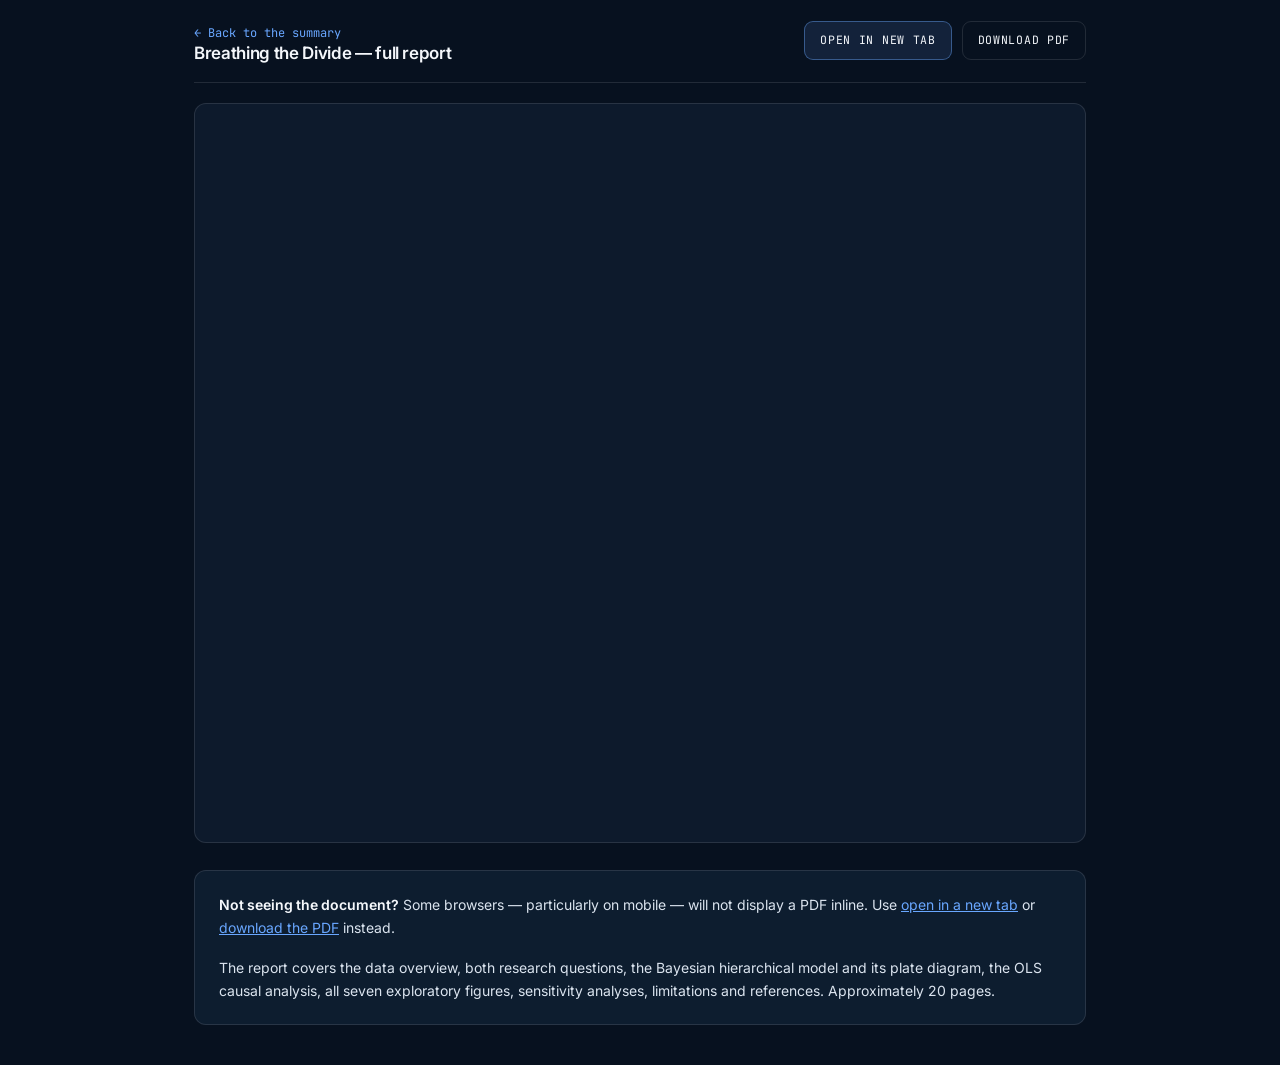
<file: report.html>
<!DOCTYPE html>
<html lang="en">
<head>
<meta charset="utf-8">
<meta name="viewport" content="width=device-width, initial-scale=1">
<title>Full report — Breathing the Divide: COPD Prevalence, Air Pollution and Smoking</title>
<meta name="description" content="The complete report: Breathing the Divide — Modeling COPD Prevalence, Air Pollution, and Smoking Across U.S. States. By Albert Ponferrada Sicart.">
<link rel="preconnect" href="https://fonts.googleapis.com">
<link rel="preconnect" href="https://fonts.gstatic.com" crossorigin>
<link href="https://fonts.googleapis.com/css2?family=Inter:wght@400;500;600;650&family=JetBrains+Mono:wght@400;500&display=swap" rel="stylesheet">
<link rel="stylesheet" href="copd.css">
</head>
<body>

<div class="wrap">
  <div class="viewer-bar">
    <div>
      <a class="back" href="copd.html">&larr; Back to the summary</a>
      <h1>Breathing the Divide — full report</h1>
    </div>
    <div class="viewer-actions">
      <a class="btn primary" href="COPD%20prevalence.pdf" target="_blank" rel="noopener">Open in new tab</a>
      <a class="btn" href="COPD%20prevalence.pdf" download>Download PDF</a>
    </div>
  </div>

  <iframe
    class="pdf-frame"
    src="COPD%20prevalence.pdf#view=FitH"
    title="Breathing the Divide: Modeling COPD Prevalence, Air Pollution, and Smoking Across U.S. States — full report PDF">
  </iframe>

  <div class="pdf-fallback">
    <p>
      <strong>Not seeing the document?</strong> Some browsers — particularly on mobile — will not display a
      PDF inline. Use
      <a href="COPD%20prevalence.pdf" target="_blank" rel="noopener">open in a new tab</a> or
      <a href="COPD%20prevalence.pdf" download>download the PDF</a> instead.
    </p>
    <p style="margin-top:12px">
      The report covers the data overview, both research questions, the Bayesian hierarchical model and its
      plate diagram, the OLS causal analysis, all seven exploratory figures, sensitivity analyses,
      limitations and references. Approximately 20 pages.
    </p>
  </div>
</div>

</body>
</html>
</file>
<file: styles.css>
:root {
  --bg: #07111f;
  --bg-soft: #0d1a2c;
  --panel: rgba(15, 31, 51, 0.88);
  --text: #f4f7fb;
  --muted: #a9b7c8;
  --line: rgba(255,255,255,0.11);
  --accent: #69a7ff;
  --accent-2: #8cf0d2;
  --max: 1180px;
  --radius: 24px;
}

* { box-sizing: border-box; }
html { scroll-behavior: smooth; }
body {
  margin: 0;
  background:
    radial-gradient(circle at 10% 0%, rgba(105,167,255,.14), transparent 30%),
    radial-gradient(circle at 90% 12%, rgba(140,240,210,.10), transparent 26%),
    var(--bg);
  color: var(--text);
  font-family: Inter, sans-serif;
  line-height: 1.6;
}

a { color: inherit; text-decoration: none; }
.container { width: min(var(--max), calc(100% - 40px)); margin: 0 auto; }

.nav-wrap {
  position: sticky;
  top: 0;
  z-index: 50;
  backdrop-filter: blur(16px);
  background: rgba(7,17,31,.72);
  border-bottom: 1px solid var(--line);
}

.nav {
  height: 74px;
  display: flex;
  align-items: center;
  justify-content: flex-end;
}

.nav-links { display: flex; gap: 26px; }
.nav-links a { color: var(--muted); font-size: 14px; font-weight: 600; }
.nav-links a:hover { color: var(--text); }
.menu-toggle { display: none; }

.hero {
  min-height: 760px;
  padding: 110px 0 90px;
  display: grid;
  grid-template-columns: 1.3fr .7fr;
  gap: 56px;
  align-items: center;
}

.eyebrow {
  margin: 0 0 18px;
  color: var(--accent-2);
  letter-spacing: .14em;
  font-size: 12px;
  font-weight: 800;
}

h1, h2, h3 {
  font-family: "Space Grotesk", sans-serif;
  line-height: 1.08;
  margin-top: 0;
}

h1 {
  font-size: clamp(46px, 7vw, 84px);
  letter-spacing: -.045em;
  margin-bottom: 26px;
}

h1 span { color: var(--accent); }

.hero-text {
  color: var(--muted);
  font-size: 20px;
  max-width: 760px;
  margin-bottom: 34px;
}

.hero-actions { display: flex; gap: 14px; flex-wrap: wrap; }
.button {
  padding: 14px 20px;
  border-radius: 14px;
  font-weight: 700;
  border: 1px solid var(--line);
}
.button.primary {
  background: var(--text);
  color: var(--bg);
}
.button.secondary { background: rgba(255,255,255,.03); }

.hero-meta {
  margin-top: 30px;
  display: flex;
  flex-wrap: wrap;
  gap: 18px;
  color: var(--muted);
  font-size: 14px;
}
.hero-meta span::before { content: "•"; color: var(--accent-2); margin-right: 8px; }

.hero-card, .project-card, .leadership-card {
  border: 1px solid var(--line);
  background: linear-gradient(180deg, rgba(255,255,255,.045), rgba(255,255,255,.02));
  border-radius: var(--radius);
}

.hero-card { padding: 30px; }
.card-label, .project-kicker {
  color: var(--accent-2);
  font-size: 11px;
  letter-spacing: .14em;
  font-weight: 800;
}
.hero-card h2 { font-size: 32px; margin: 14px 0; }
.hero-card p { color: var(--muted); }

.stats {
  display: grid;
  grid-template-columns: repeat(2, 1fr);
  gap: 14px;
  margin-top: 26px;
}
.stats div {
  padding: 18px;
  border-radius: 16px;
  background: rgba(255,255,255,.035);
  border: 1px solid var(--line);
}
.stats strong {
  display: block;
  font-size: 26px;
  font-family: "Space Grotesk";
}
.stats span { color: var(--muted); font-size: 13px; }

.section { padding: 100px 0; border-top: 1px solid var(--line); }
.section-heading { max-width: 820px; margin-bottom: 46px; }
.section-heading h2 { font-size: clamp(34px, 5vw, 58px); letter-spacing: -.03em; }

.about-grid {
  display: grid;
  grid-template-columns: repeat(2, 1fr);
  gap: 46px;
}
.about-grid p {
  font-size: 21px;
  color: var(--muted);
  margin: 0;
}

.timeline { display: grid; gap: 24px; }
.timeline-item {
  display: grid;
  grid-template-columns: 260px 1fr;
  gap: 30px;
  padding: 30px 0;
  border-top: 1px solid var(--line);
}
.timeline-meta {
  display: flex;
  flex-direction: column;
  gap: 5px;
  color: var(--muted);
  font-size: 14px;
}
.timeline-meta span:first-child { color: var(--text); font-weight: 700; }
.timeline-content h3 { font-size: 30px; margin-bottom: 12px; }
.timeline-content p, .timeline-content li { color: var(--muted); }
.timeline-content ul { padding-left: 20px; }

.project-grid {
  display: grid;
  grid-template-columns: 1.35fr .65fr;
  gap: 20px;
}
.project-card { padding: 28px; }
.project-card.featured {
  grid-row: span 2;
  display: flex;
  flex-direction: column;
  justify-content: space-between;
  min-height: 430px;
}
.project-card h3 { font-size: 30px; margin: 12px 0; }
.project-card p, .project-card li { color: var(--muted); }
.project-card ul { padding-left: 20px; }

.leadership-grid {
  display: grid;
  grid-template-columns: repeat(2, 1fr);
  gap: 20px;
}
.leadership-card { padding: 28px; }
.leadership-card h3 { font-size: 28px; margin-bottom: 8px; }
.leadership-card p, .leadership-card li { color: var(--muted); }
.leadership-card ul { padding-left: 20px; }

.skills-list {
  display: flex;
  flex-wrap: wrap;
  gap: 12px;
}
.skills-list span {
  padding: 11px 15px;
  border: 1px solid var(--line);
  border-radius: 999px;
  color: var(--muted);
  background: rgba(255,255,255,.025);
}

.contact {
  display: grid;
  grid-template-columns: 1fr 1fr;
  gap: 50px;
  align-items: end;
}
.contact h2 { font-size: clamp(42px, 6vw, 72px); margin-bottom: 16px; }
.contact p { color: var(--muted); }
.contact-links {
  display: flex;
  flex-direction: column;
  align-items: flex-start;
  gap: 14px;
}
.contact-links a {
  font-size: 20px;
  border-bottom: 1px solid var(--line);
  padding-bottom: 6px;
}

.footer {
  padding: 30px 0 50px;
  border-top: 1px solid var(--line);
  display: flex;
  justify-content: space-between;
  color: var(--muted);
  font-size: 13px;
  gap: 20px;
}

@media (max-width: 900px) {
  .hero { grid-template-columns: 1fr; min-height: auto; padding-top: 80px; }
  .about-grid, .leadership-grid, .contact { grid-template-columns: 1fr; }
  .timeline-item { grid-template-columns: 1fr; }
  .project-grid { grid-template-columns: 1fr; }
  .project-card.featured { grid-row: auto; min-height: auto; }
}

@media (max-width: 720px) {
  .nav-links {
    display: none;
    position: absolute;
    top: 74px;
    left: 20px;
    right: 20px;
    flex-direction: column;
    background: #0b1727;
    border: 1px solid var(--line);
    padding: 18px;
    border-radius: 16px;
  }
  .nav-links.open { display: flex; }
  .menu-toggle {
    display: inline-flex;
    background: none;
    border: 1px solid var(--line);
    color: var(--text);
    padding: 9px 12px;
    border-radius: 10px;
  }
  .stats { grid-template-columns: 1fr; }
  .footer { flex-direction: column; }
}


.hero-image-placeholder {
  min-height: 520px;
  border: 1px solid var(--line);
  border-radius: var(--radius);
  background:
    linear-gradient(135deg, rgba(105,167,255,.12), rgba(140,240,210,.06)),
    rgba(255,255,255,.02);
  display: grid;
  place-items: center;
  overflow: hidden;
}

.image-placeholder-inner,
.project-image-placeholder {
  display: grid;
  place-items: center;
  border: 1px dashed rgba(255,255,255,.22);
  color: var(--muted);
  text-transform: uppercase;
  letter-spacing: .12em;
  font-size: 11px;
}

.image-placeholder-inner {
  width: calc(100% - 56px);
  height: calc(100% - 56px);
  border-radius: 18px;
}

.project-image-placeholder {
  width: 100%;
  aspect-ratio: 16 / 9;
  border-radius: 16px;
  margin-bottom: 22px;
  background: rgba(255,255,255,.025);
}

.fun-facts-grid {
  display: grid;
  grid-template-columns: repeat(3, 1fr);
  gap: 20px;
}

.fun-fact-card {
  padding: 28px;
  border: 1px solid var(--line);
  border-radius: var(--radius);
  background: linear-gradient(180deg, rgba(255,255,255,.04), rgba(255,255,255,.02));
}

.fun-fact-card h3 {
  font-size: 26px;
  margin-bottom: 10px;
}

.fun-fact-card p {
  color: var(--muted);
  margin: 0;
}

@media (max-width: 900px) {
  .fun-facts-grid { grid-template-columns: 1fr; }
  .hero-image-placeholder { min-height: 420px; }
}


.name-accent { color: var(--accent-2); }
.hero-image-wrap { min-height: 520px; border-radius: var(--radius); overflow: hidden; border: 1px solid var(--line); background: rgba(255,255,255,.02); }
.hero-image { width: 100%; height: 100%; min-height: 520px; object-fit: cover; display: block; }
.project-image { width: 100%; aspect-ratio: 16 / 9; object-fit: cover; display: block; border-radius: 16px; margin-bottom: 22px; border: 1px solid var(--line); }
.project-card.featured { min-height: 0; justify-content: flex-start; gap: 18px; }
.project-card.featured > div { margin-bottom: 0; }
.project-card.featured ul { margin: 2px 0 0; padding-left: 20px; }
.project-card h3 { margin-bottom: 12px; }
.project-card p { margin-top: 0; margin-bottom: 12px; }
@media (max-width: 900px) { .hero-image-wrap, .hero-image { min-height: 420px; } }

/* --- COPD report card: full-width, links out to copd.html --- */
.project-card-wide {
  grid-column: 1 / -1;
  display: block;
  transition: border-color .18s ease, transform .18s ease;
}
.project-card-wide:hover { border-color: var(--accent); transform: translateY(-3px); }

.project-stats {
  display: grid;
  grid-template-columns: repeat(auto-fit, minmax(180px, 1fr));
  gap: 14px;
  margin: 22px 0 20px;
}
.project-stats div {
  padding: 16px 18px;
  border-radius: 16px;
  background: rgba(255,255,255,.035);
  border: 1px solid var(--line);
}
.project-stats strong {
  display: block;
  font-family: "Space Grotesk", sans-serif;
  font-size: 26px;
  margin-bottom: 4px;
}
.project-stats span { color: var(--muted); font-size: 13px; }

.project-link { color: var(--accent); font-weight: 700; }

@media (max-width: 900px) {
  .project-stats { grid-template-columns: 1fr; }
}
</file>
<file: copd.css>
/* COPD prevalence report — site styles
   Dark report layer. Chart marks use the validated --viz-* ramp, never --accent. */

:root {
  --bg: #07111f;
  --bg-soft: #0d1a2c;
  --panel: rgba(15, 31, 51, 0.88);
  --text: #f4f7fb;
  --muted: #a9b7c8;
  --faint: #718398;
  --line: rgba(255, 255, 255, 0.11);
  --accent: #69a7ff;   /* UI only — fails the dark viz band, never a chart mark */
  --accent-2: #8cf0d2; /* UI only */

  /* Chart marks — validated against --viz-surface (all six checks pass) */
  --viz-1: #4189e3;
  --viz-2: #20a487;
  --viz-3: #d4722c;
  --viz-surface: #0f1926;
  --viz-grid: rgba(255, 255, 255, 0.07);
  --viz-axis: rgba(255, 255, 255, 0.18);
  --viz-dim: #8296ad;
  --viz-faint: #718398;

  --mono: "JetBrains Mono", ui-monospace, SFMono-Regular, Menlo, Consolas, monospace;
  --sans: "Inter", -apple-system, BlinkMacSystemFont, "Segoe UI", Roboto, Helvetica, Arial, sans-serif;
  --max: 940px;
  --radius: 16px;
}

* { box-sizing: border-box; }

html { scroll-behavior: smooth; }

body {
  margin: 0;
  background: var(--bg);
  color: var(--text);
  font-family: var(--sans);
  font-size: 16px;
  line-height: 1.65;
  -webkit-font-smoothing: antialiased;
}

.wrap { max-width: var(--max); margin: 0 auto; padding: 0 24px; }

/* ---------- masthead ---------- */

.masthead { border-bottom: 1px solid var(--line); padding: 48px 0 40px; }

.site-back { margin: 0 0 28px; }
.site-back a {
  font-family: var(--mono);
  font-size: 12px;
  color: var(--muted);
  text-decoration: none;
}
.site-back a:hover { color: var(--accent); }

.eyebrow {
  font-family: var(--mono);
  font-size: 11px;
  letter-spacing: 0.16em;
  text-transform: uppercase;
  color: var(--faint);
  margin: 0 0 20px;
}

h1 {
  font-size: clamp(28px, 4.4vw, 44px);
  line-height: 1.15;
  letter-spacing: -0.02em;
  margin: 0 0 18px;
  font-weight: 650;
}

.byline { font-family: var(--mono); font-size: 13px; color: var(--muted); margin: 0 0 28px; }

.meta {
  display: grid;
  grid-template-columns: repeat(auto-fit, minmax(150px, 1fr));
  gap: 2px 28px;
  font-family: var(--mono);
  font-size: 12px;
  border-top: 1px solid var(--line);
  padding-top: 20px;
  margin: 0;
}
.meta div { padding: 6px 0; }
.meta dt { color: var(--faint); letter-spacing: 0.06em; text-transform: uppercase; font-size: 10.5px; }
.meta dd { margin: 3px 0 0; color: var(--text); }

/* ---------- abstract KPI row ---------- */

.tiles {
  display: grid;
  grid-template-columns: repeat(auto-fit, minmax(180px, 1fr));
  gap: 14px;
  margin: 40px 0 8px;
}

.tile {
  background: var(--panel);
  border: 1px solid var(--line);
  border-radius: var(--radius);
  padding: 20px 20px 18px;
}
.tile .n {
  font-family: var(--mono);
  font-size: 30px;
  line-height: 1.05;
  letter-spacing: -0.02em;
  display: block;
  margin-bottom: 8px;
}
.tile .l { font-size: 13px; color: var(--muted); display: block; line-height: 1.45; }
.tile .s { font-family: var(--mono); font-size: 11px; color: var(--faint); display: block; margin-top: 7px; }

/* ---------- sections ---------- */

section { padding: 52px 0 0; }

h2 {
  font-size: 13px;
  font-family: var(--mono);
  letter-spacing: 0.14em;
  text-transform: uppercase;
  color: var(--accent-2);
  font-weight: 500;
  margin: 0 0 20px;
  padding-bottom: 12px;
  border-bottom: 1px solid var(--line);
}
h2 .num { color: var(--faint); margin-right: 12px; }

h3 { font-size: 17px; margin: 32px 0 10px; font-weight: 600; letter-spacing: -0.01em; }

p { margin: 0 0 16px; color: #dbe4ef; }
p.lede { font-size: 18px; color: var(--text); }

ul { margin: 0 0 16px; padding-left: 20px; color: #dbe4ef; }
li { margin-bottom: 8px; }

strong { color: var(--text); font-weight: 620; }
em.term { font-style: normal; font-family: var(--mono); font-size: 0.92em; color: var(--accent-2); }

a { color: var(--accent); }

/* ---------- callout ---------- */

.callout {
  border-left: 2px solid var(--viz-3);
  background: rgba(212, 114, 44, 0.07);
  border-radius: 0 12px 12px 0;
  padding: 16px 20px;
  margin: 24px 0;
}
.callout p:last-child { margin-bottom: 0; }
.callout .tag {
  font-family: var(--mono);
  font-size: 10.5px;
  letter-spacing: 0.14em;
  text-transform: uppercase;
  color: var(--viz-3);
  display: block;
  margin-bottom: 8px;
}

/* ---------- figures ---------- */

figure {
  margin: 32px 0;
  background: var(--viz-surface);
  border: 1px solid var(--line);
  border-radius: var(--radius);
  padding: 26px 24px 20px;
}

.fig-head { margin-bottom: 6px; }
.fig-id {
  font-family: var(--mono);
  font-size: 10.5px;
  letter-spacing: 0.14em;
  text-transform: uppercase;
  color: var(--faint);
}
.fig-title { font-size: 16px; font-weight: 600; margin: 6px 0 2px; letter-spacing: -0.01em; }

.chart { width: 100%; overflow-x: auto; }
.chart svg { display: block; min-width: 640px; width: 100%; height: auto; }

figcaption { font-size: 14px; color: var(--muted); margin-top: 14px; line-height: 1.6; }
.src {
  font-family: var(--mono);
  font-size: 11px;
  color: var(--viz-faint);
  margin-top: 12px;
  padding-top: 12px;
  border-top: 1px solid var(--line);
}

/* legend */
.legend { display: flex; flex-wrap: wrap; gap: 18px; margin: 4px 0 14px; }
.legend span { display: inline-flex; align-items: center; gap: 8px; font-size: 12.5px; color: var(--muted); }
.legend i { width: 11px; height: 11px; border-radius: 3px; display: inline-block; }

/* table twin */
details.twin { margin-top: 14px; }
details.twin summary {
  font-family: var(--mono);
  font-size: 11px;
  letter-spacing: 0.1em;
  text-transform: uppercase;
  color: var(--viz-dim);
  cursor: pointer;
  padding: 6px 0;
}
details.twin summary:hover { color: var(--accent); }
table { border-collapse: collapse; width: 100%; font-size: 13px; margin-top: 8px; }
th, td { text-align: left; padding: 8px 12px 8px 0; border-bottom: 1px solid var(--line); }
th { font-family: var(--mono); font-size: 10.5px; letter-spacing: 0.08em; text-transform: uppercase; color: var(--faint); font-weight: 500; }
td { color: #dbe4ef; }
td.num, th.num { font-family: var(--mono); text-align: right; padding-right: 0; }

/* svg text */
svg text { font-family: var(--mono); fill: var(--viz-dim); }
svg .lab { font-size: 12px; fill: #dbe4ef; font-family: var(--sans); }
svg .sub { font-size: 10.5px; fill: var(--viz-faint); }
svg .val { font-size: 11.5px; fill: #dbe4ef; }
svg .tick { font-size: 10.5px; fill: var(--viz-faint); }
svg .grp { font-size: 10.5px; fill: var(--viz-faint); letter-spacing: 0.1em; }
svg .axttl { font-size: 10.5px; fill: var(--viz-faint); letter-spacing: 0.08em; }

.row-hit .hit-bg { fill: transparent; transition: fill .12s ease; }
.row-hit:hover .hit-bg { fill: rgba(255, 255, 255, 0.04); }

/* ---------- full report CTA ---------- */

.cta {
  display: block;
  margin: 40px 0 8px;
  padding: 26px 28px;
  background: linear-gradient(135deg, rgba(65, 137, 227, 0.13), rgba(32, 164, 135, 0.09));
  border: 1px solid rgba(105, 167, 255, 0.28);
  border-radius: var(--radius);
  text-decoration: none;
  color: inherit;
  transition: border-color .18s ease, transform .18s ease;
}
.cta:hover { border-color: var(--accent); transform: translateY(-2px); }
.cta .k {
  font-family: var(--mono);
  font-size: 10.5px;
  letter-spacing: 0.14em;
  text-transform: uppercase;
  color: var(--accent-2);
  display: block;
  margin-bottom: 10px;
}
.cta .t { font-size: 21px; font-weight: 620; letter-spacing: -0.01em; display: block; margin-bottom: 8px; }
.cta .d { font-size: 14px; color: var(--muted); display: block; }
.cta .arrow { color: var(--accent); }

/* ---------- refs / footer ---------- */

.refs { font-size: 13.5px; color: var(--muted); }
.refs li { margin-bottom: 14px; }

footer {
  margin-top: 64px;
  border-top: 1px solid var(--line);
  padding: 28px 0 56px;
  font-family: var(--mono);
  font-size: 11.5px;
  color: var(--faint);
  display: flex;
  flex-wrap: wrap;
  gap: 8px 24px;
  justify-content: space-between;
}

/* ---------- report viewer page ---------- */

.viewer-bar {
  border-bottom: 1px solid var(--line);
  padding: 18px 0;
  display: flex;
  align-items: center;
  gap: 20px;
  flex-wrap: wrap;
  justify-content: space-between;
}
.viewer-bar .back { font-family: var(--mono); font-size: 12px; text-decoration: none; }
.viewer-bar .back:hover { text-decoration: underline; }
.viewer-bar h1 { font-size: 17px; margin: 0; font-weight: 600; }
.viewer-actions { display: flex; gap: 10px; }
.btn {
  font-family: var(--mono);
  font-size: 11.5px;
  letter-spacing: 0.06em;
  text-transform: uppercase;
  text-decoration: none;
  color: var(--text);
  border: 1px solid var(--line);
  border-radius: 9px;
  padding: 9px 15px;
  transition: border-color .18s ease, background .18s ease;
}
.btn:hover { border-color: var(--accent); background: rgba(105, 167, 255, 0.09); }
.btn.primary { border-color: rgba(105, 167, 255, 0.42); background: rgba(105, 167, 255, 0.12); }

.pdf-frame {
  width: 100%;
  height: calc(100vh - 160px);
  min-height: 520px;
  border: 1px solid var(--line);
  border-radius: 12px;
  background: var(--bg-soft);
  margin: 20px 0;
}
.pdf-fallback {
  padding: 22px 24px;
  border: 1px solid var(--line);
  border-radius: 12px;
  background: var(--panel);
  font-size: 14px;
  color: var(--muted);
  margin-bottom: 40px;
}
.pdf-fallback p:last-child { margin-bottom: 0; }

@media (max-width: 640px) {
  .masthead { padding: 44px 0 32px; }
  figure { padding: 20px 16px 16px; }
  .wrap { padding: 0 18px; }
  .pdf-frame { height: 70vh; }
}
</file>
